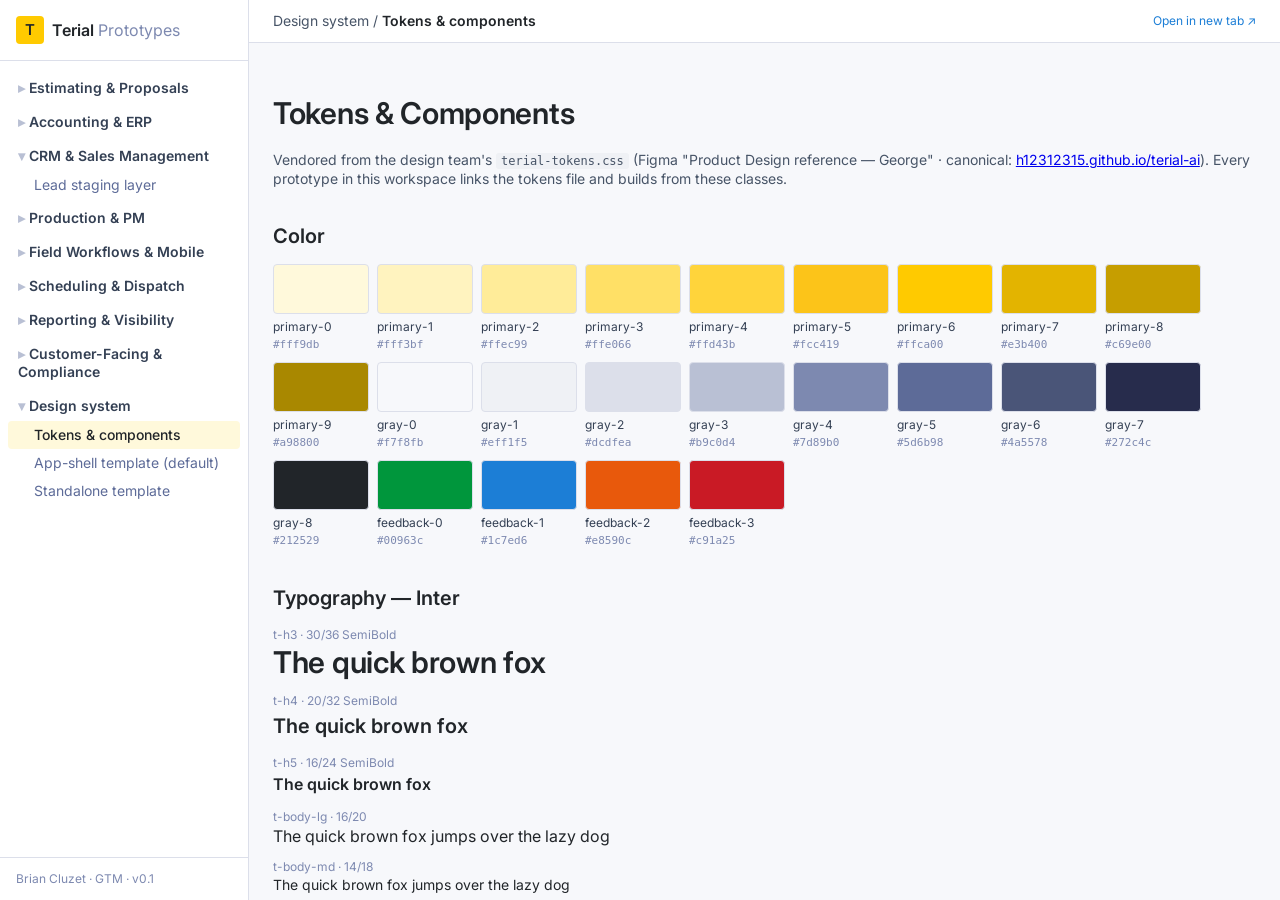
<file: index.html>
<!DOCTYPE html>
<html lang="en">
<head>
  <meta charset="utf-8" />
  <meta name="viewport" content="width=device-width, initial-scale=1" />
  <title>Terial — Prototype Workspace</title>
  <link rel="stylesheet" href="terial-tokens.css" />
  <link rel="stylesheet" href="workspace.css" />
</head>
<body>
  <div class="ws-layout">
    <aside class="ws-sidebar">
      <div class="ws-brand">
        <span class="ws-brand-mark">T</span>
        <span class="ws-brand-name">Terial <span>Prototypes</span></span>
      </div>
      <nav class="ws-nav" id="nav"></nav>
      <div class="ws-footer">Brian Cluzet · GTM · v0.1</div>
    </aside>
    <main class="ws-main">
      <div class="ws-topbar">
        <div class="ws-crumb" id="crumb">Prototypes</div>
        <a class="ws-open-tab" id="openTab" href="#" target="_blank" rel="noopener">Open in new tab ↗</a>
      </div>
      <iframe class="ws-frame" id="frame" title="Prototype view"></iframe>
    </main>
  </div>

  <script>
    /* ------------------------------------------------------------
       NAV CONFIG — the product-prototype-builder skill (#150
       Session 2) edits ONLY the block between the markers below:
       adds { title, path } entries under the matching group,
       creating the group if the Ledger category is new.
       Group names mirror knowledge/Customer_Intelligence.md
       § Product Gap Intelligence section headers.
       ------------------------------------------------------------ */
    /* NAV:START */
    const NAV = [
      { group: "Estimating & Proposals", items: [] },
      { group: "Accounting & ERP", items: [] },
      { group: "CRM & Sales Management", items: [
        { title: "Lead staging layer", path: "prototypes/lead-staging-layer.html" }
      ]},
      { group: "Production & PM", items: [] },
      { group: "Field Workflows & Mobile", items: [] },
      { group: "Scheduling & Dispatch", items: [] },
      { group: "Reporting & Visibility", items: [] },
      { group: "Customer-Facing & Compliance", items: [] },
      { group: "Design system", items: [
        { title: "Tokens & components", path: "design-system.html" },
        { title: "App-shell template (default)", path: "prototypes/_template-app.html" },
        { title: "Standalone template", path: "prototypes/_template.html" }
      ]}
    ];
    /* NAV:END */

    const DEFAULT_PAGE = "design-system.html";
    const nav = document.getElementById("nav");
    const frame = document.getElementById("frame");
    const crumb = document.getElementById("crumb");
    const openTab = document.getElementById("openTab");

    function titleFor(path) {
      for (const g of NAV) {
        const hit = (g.items || []).find(i => i.path === path);
        if (hit) return { group: g.group, title: hit.title };
      }
      return { group: "Prototypes", title: path };
    }

    function render() {
      nav.innerHTML = "";
      const current = location.hash.replace(/^#\//, "") || DEFAULT_PAGE;
      NAV.forEach(g => {
        const d = document.createElement("details");
        const hasCurrent = (g.items || []).some(i => i.path === current);
        d.open = hasCurrent || (g.items || []).length > 0;
        const s = document.createElement("summary");
        s.textContent = g.group;
        d.appendChild(s);
        if (!g.items || g.items.length === 0) {
          const e = document.createElement("div");
          e.className = "ws-nav-empty";
          e.textContent = "none yet";
          d.appendChild(e);
        } else {
          g.items.forEach(i => {
            const a = document.createElement("a");
            a.href = "#/" + i.path;
            a.textContent = i.title;
            if (i.path === current) a.className = "is-active";
            d.appendChild(a);
          });
        }
        nav.appendChild(d);
      });
    }

    function load() {
      const path = location.hash.replace(/^#\//, "") || DEFAULT_PAGE;
      frame.src = path;
      openTab.href = path;
      const t = titleFor(path);
      crumb.innerHTML = t.group + " / <strong>" + t.title + "</strong>";
      render();
    }

    window.addEventListener("hashchange", load);
    load();
  </script>
</body>
</html>
</file>
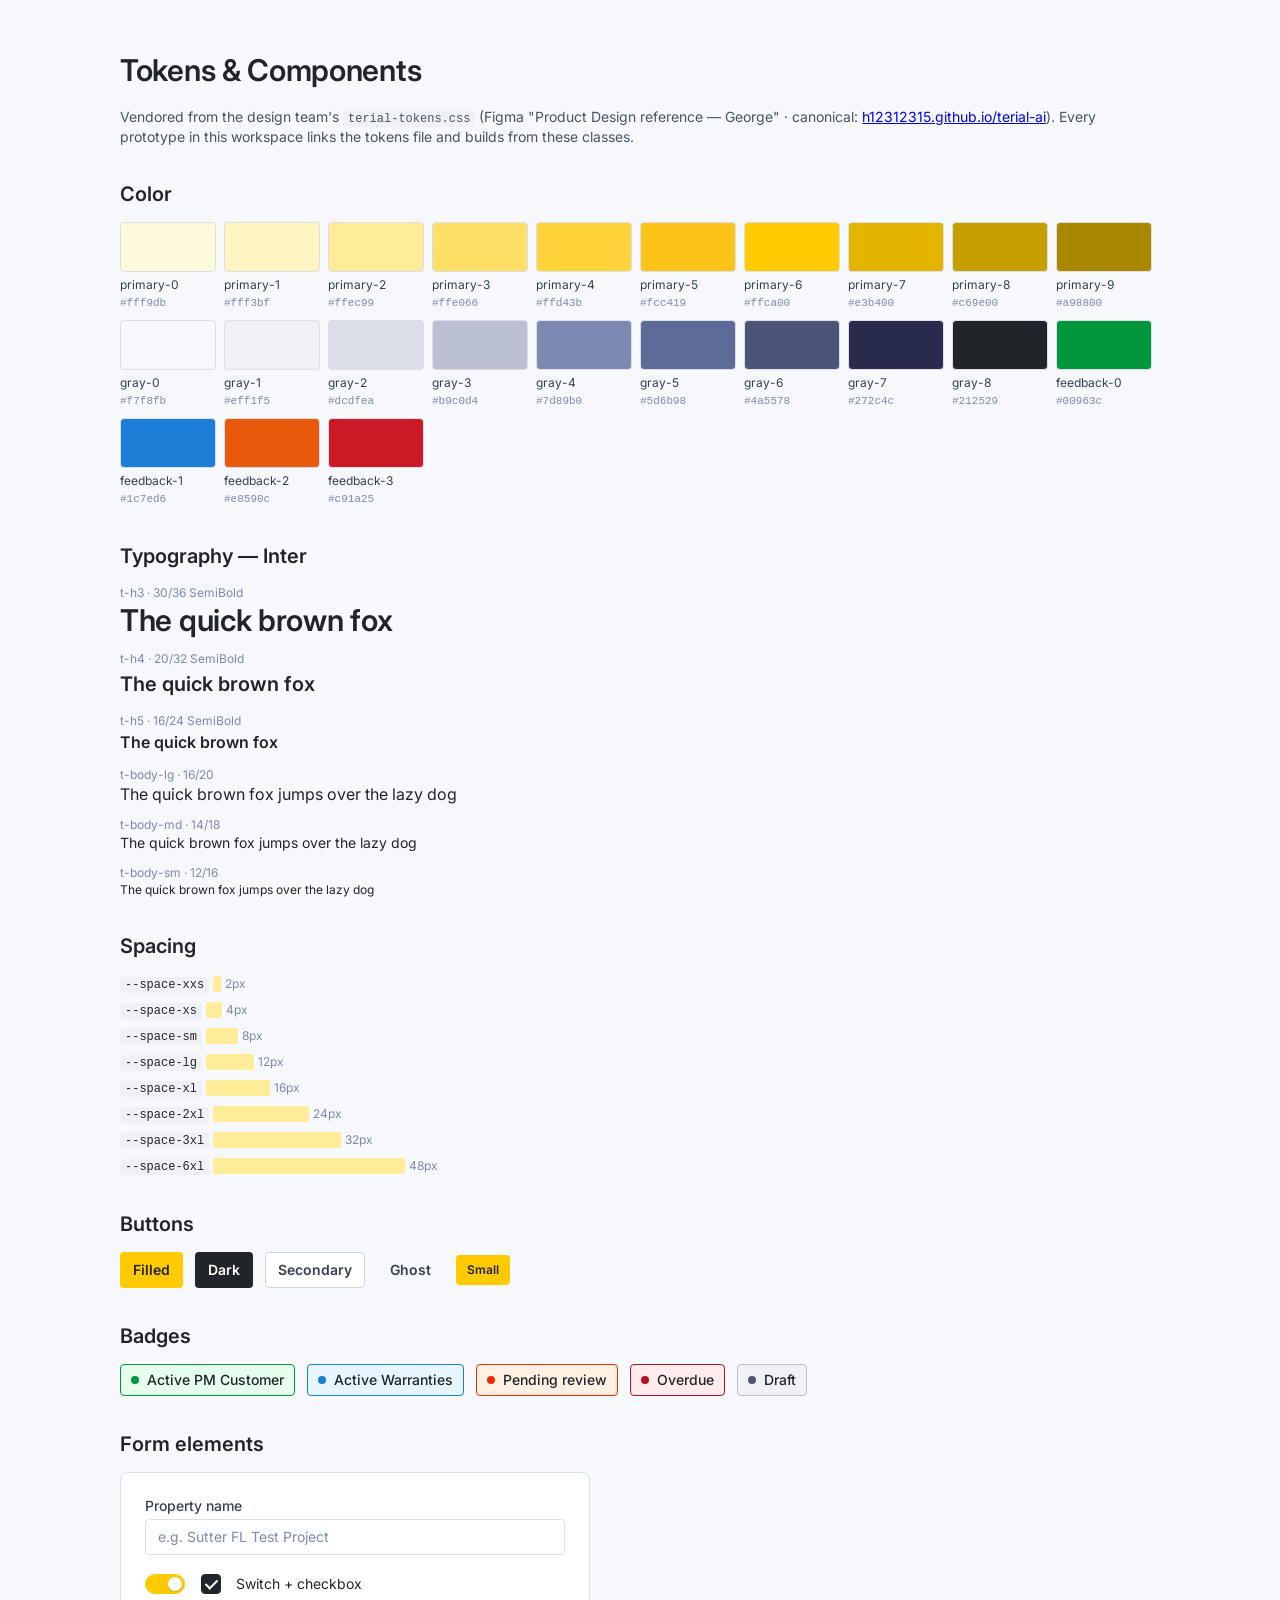
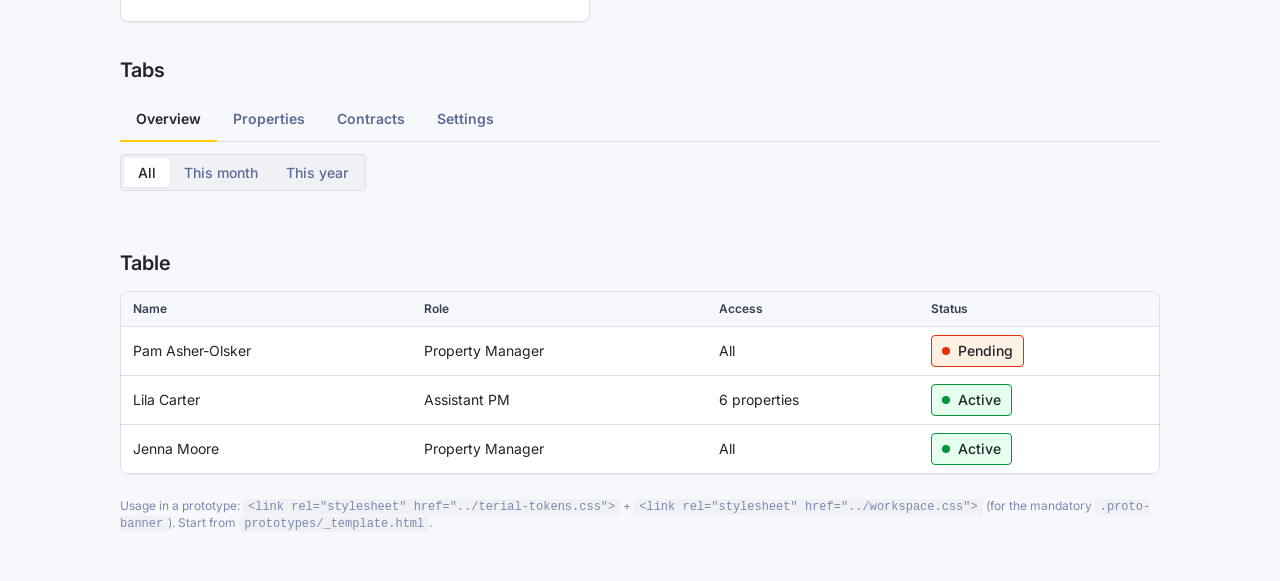
<file: design-system.html>
<!DOCTYPE html>
<html lang="en">
<head>
  <meta charset="utf-8" />
  <meta name="viewport" content="width=device-width, initial-scale=1" />
  <title>Terial — Tokens & Components</title>
  <link rel="stylesheet" href="terial-tokens.css" />
  <link rel="stylesheet" href="workspace.css" />
  <style>
    .swatches { display: flex; flex-wrap: wrap; gap: var(--space-sm); margin: var(--space-lg) 0 var(--space-2xl); }
    .swatch { width: 96px; }
    .swatch-chip { height: 48px; border-radius: var(--radius-sm); border: 1px solid var(--color-border-default); }
    .swatch-name { font-size: var(--font-body-sm-size); color: var(--color-text-secondary); margin-top: var(--space-xs); }
    .swatch-hex { font-size: 11px; color: var(--color-gray-5); font-family: ui-monospace, monospace; }
    .demo-row { display: flex; flex-wrap: wrap; gap: var(--space-lg); align-items: center; margin: var(--space-lg) 0 var(--space-2xl); }
    .section-h { margin: var(--space-3xl) 0 0; }
    .type-sample { margin: var(--space-lg) 0; }
    .type-label { font-size: var(--font-body-sm-size); color: var(--color-gray-5); }
    .space-bar { background: var(--color-primary-2); height: 16px; display: inline-block; vertical-align: middle; border-radius: 2px; }
    code { background: var(--color-gray-2); padding: 1px 5px; border-radius: 3px; font-size: 12px; }
  </style>
</head>
<body>
  <div class="proto-page">
    <h1 class="t-h3">Tokens &amp; Components</h1>
    <p class="t-body-md" style="color: var(--color-text-tertiary);">
      Vendored from the design team's <code>terial-tokens.css</code>
      (Figma "Product Design reference — George" · canonical:
      <a href="https://h12312315.github.io/terial-ai/terial-tokens.css">h12312315.github.io/terial-ai</a>).
      Every prototype in this workspace links the tokens file and builds from these classes.
    </p>

    <h2 class="t-h4 section-h">Color</h2>
    <div id="swatches" class="swatches"></div>

    <h2 class="t-h4 section-h">Typography — Inter</h2>
    <div class="type-sample"><div class="type-label">t-h3 · 30/36 SemiBold</div><div class="t-h3">The quick brown fox</div></div>
    <div class="type-sample"><div class="type-label">t-h4 · 20/32 SemiBold</div><div class="t-h4">The quick brown fox</div></div>
    <div class="type-sample"><div class="type-label">t-h5 · 16/24 SemiBold</div><div class="t-h5">The quick brown fox</div></div>
    <div class="type-sample"><div class="type-label">t-body-lg · 16/20</div><div class="t-body-lg">The quick brown fox jumps over the lazy dog</div></div>
    <div class="type-sample"><div class="type-label">t-body-md · 14/18</div><div class="t-body-md">The quick brown fox jumps over the lazy dog</div></div>
    <div class="type-sample"><div class="type-label">t-body-sm · 12/16</div><div class="t-body-sm">The quick brown fox jumps over the lazy dog</div></div>

    <h2 class="t-h4 section-h">Spacing</h2>
    <div id="spacing" style="margin: var(--space-lg) 0 var(--space-2xl);"></div>

    <h2 class="t-h4 section-h">Buttons</h2>
    <div class="demo-row">
      <button class="btn btn-primary">Filled</button>
      <button class="btn btn-dark">Dark</button>
      <button class="btn btn-secondary">Secondary</button>
      <button class="btn btn-ghost">Ghost</button>
      <button class="btn btn-primary btn-sm">Small</button>
    </div>

    <h2 class="t-h4 section-h">Badges</h2>
    <div class="demo-row">
      <span class="badge badge-green"><span>Active PM Customer</span></span>
      <span class="badge badge-blue"><span>Active Warranties</span></span>
      <span class="badge badge-orange"><span>Pending review</span></span>
      <span class="badge badge-red"><span>Overdue</span></span>
      <span class="badge badge-gray"><span>Draft</span></span>
    </div>

    <h2 class="t-h4 section-h">Form elements</h2>
    <div class="card card-padded" style="max-width: 420px; margin: var(--space-lg) 0 var(--space-2xl);">
      <label class="label" for="ds-name">Property name</label>
      <input class="input" id="ds-name" placeholder="e.g. Sutter FL Test Project" />
      <div style="height: var(--space-xl);"></div>
      <div class="demo-row" style="margin: 0;">
        <label class="switch"><input type="checkbox" checked /><span class="switch-track"></span><span class="switch-thumb"></span></label>
        <input type="checkbox" class="checkbox" checked />
        <span class="t-body-md">Switch + checkbox</span>
      </div>
    </div>

    <h2 class="t-h4 section-h">Tabs</h2>
    <div class="tabs" style="margin: var(--space-lg) 0;">
      <button class="tab is-active">Overview</button>
      <button class="tab">Properties</button>
      <button class="tab">Contracts</button>
      <button class="tab">Settings</button>
    </div>
    <div class="tab-box" style="margin-bottom: var(--space-2xl);">
      <button class="tab-box-item is-active">All</button>
      <button class="tab-box-item">This month</button>
      <button class="tab-box-item">This year</button>
    </div>

    <h2 class="t-h4 section-h">Table</h2>
    <div class="card" style="margin: var(--space-lg) 0 var(--space-2xl); overflow: hidden;">
      <table class="table">
        <thead><tr><th>Name</th><th>Role</th><th>Access</th><th>Status</th></tr></thead>
        <tbody>
          <tr><td>Pam Asher-Olsker</td><td>Property Manager</td><td>All</td><td><span class="badge badge-orange"><span>Pending</span></span></td></tr>
          <tr><td>Lila Carter</td><td>Assistant PM</td><td>6 properties</td><td><span class="badge badge-green"><span>Active</span></span></td></tr>
          <tr><td>Jenna Moore</td><td>Property Manager</td><td>All</td><td><span class="badge badge-green"><span>Active</span></span></td></tr>
        </tbody>
      </table>
    </div>

    <p class="t-body-sm" style="color: var(--color-gray-5);">
      Usage in a prototype: <code>&lt;link rel="stylesheet" href="../terial-tokens.css"&gt;</code> +
      <code>&lt;link rel="stylesheet" href="../workspace.css"&gt;</code> (for the mandatory
      <code>.proto-banner</code>). Start from <code>prototypes/_template.html</code>.
    </p>
  </div>

  <script>
    const SCALES = {
      "primary (yellow)": ["#fff9db","#fff3bf","#ffec99","#ffe066","#ffd43b","#fcc419","#ffca00","#e3b400","#c69e00","#a98800"],
      "gray": ["#f7f8fb","#eff1f5","#dcdfea","#b9c0d4","#7d89b0","#5d6b98","#4a5578","#272c4c","#212529"],
      "feedback": ["#00963c","#1c7ed6","#e8590c","#c91a25"]
    };
    const sw = document.getElementById("swatches");
    Object.entries(SCALES).forEach(([name, hexes]) => {
      hexes.forEach((hex, i) => {
        const d = document.createElement("div");
        d.className = "swatch";
        d.innerHTML = '<div class="swatch-chip" style="background:' + hex + '"></div>' +
          '<div class="swatch-name">' + name.split(" ")[0] + '-' + i + '</div>' +
          '<div class="swatch-hex">' + hex + '</div>';
        sw.appendChild(d);
      });
    });
    const SPACES = [["xxs",2],["xs",4],["sm",8],["lg",12],["xl",16],["2xl",24],["3xl",32],["6xl",48]];
    const sp = document.getElementById("spacing");
    SPACES.forEach(([n, px]) => {
      const r = document.createElement("div");
      r.style.margin = "6px 0";
      r.innerHTML = '<code>--space-' + n + '</code> <span class="space-bar" style="width:' + (px * 4) + 'px"></span> <span class="t-body-sm" style="color: var(--color-gray-5);">' + px + 'px</span>';
      sp.appendChild(r);
    });
  </script>
</body>
</html>
</file>
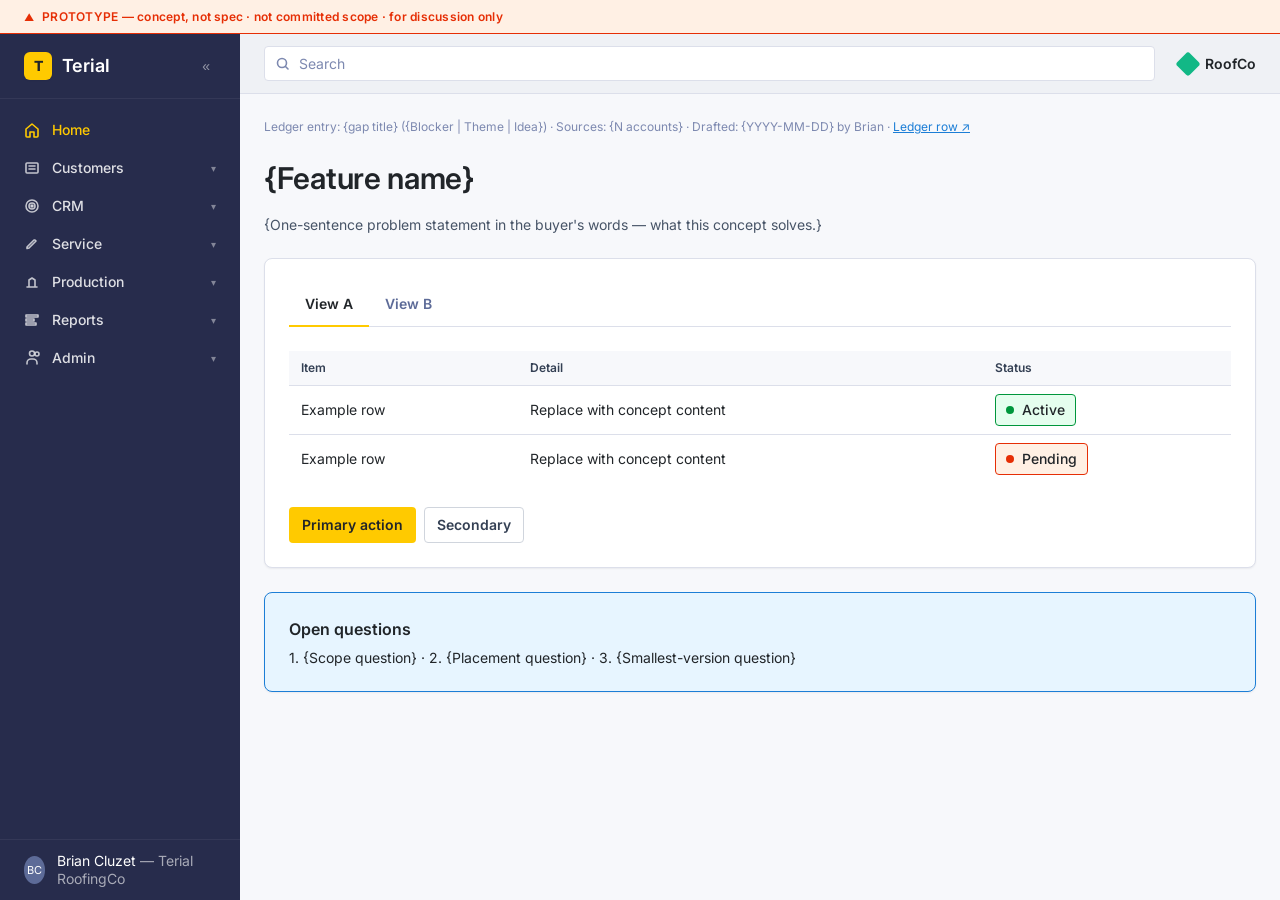
<file: prototypes/_template-app.html>
<!DOCTYPE html>
<html lang="en">
<head>
  <meta charset="utf-8" />
  <meta name="viewport" content="width=device-width, initial-scale=1" />
  <!-- ============================================================
       _template-app.html — APP-SHELL prototype template.
       DEFAULT for product-screen concepts: the concept renders
       inside the full Terial app chrome (dark sidebar + topbar +
       omnisearch), vendored from George's canon at
       h12312315.github.io/terial-ai (see appshell.css/appshell.js,
       vendored 2026-07-02).
       _template.html remains the template for standalone NON-screen
       concepts (flows, architecture diagrams, card-style pages).
       Persona: RoofCo demo environment (Terial's own demo customer).
       Uses ../appshell.css instead of ../workspace.css — the
       mandatory .proto-banner style is copied into appshell.css.
       ============================================================ -->
  <!-- TITLE: {Feature name} -->
  <title>Terial Prototype — App Shell Template</title>
  <link rel="stylesheet" href="../terial-tokens.css" />
  <link rel="stylesheet" href="../appshell.css" />
  <script src="../appshell.js" defer></script>
</head>
<body>

  <!-- MANDATORY on every prototype. Hard rule (#150): prevents a
       concept sketch being read as committed scope. Do not remove. -->
  <div class="proto-banner">PROTOTYPE — concept, not spec · not committed scope · for discussion only</div>

  <!-- ============================================================ -->
  <!-- App sidebar — George's markup verbatim (crm-ai-1 + the      -->
  <!-- Reports section from bi-4). ACTIVE-STATE HOW-TO:            -->
  <!--   section: add class "is-section-active" to the .nav-row,   -->
  <!--     remove style="display:none" from its .nav-children,     -->
  <!--     and flip its caret to ▴                                 -->
  <!--   sub-item: add class "is-active" to the .nav-child         -->
  <!-- appshell.js makes every row with children expandable.       -->
  <!-- ============================================================ -->
  <aside class="app-sidebar">
    <div class="app-brand">
      <div class="mark">
        <div class="glyph">T</div>
        <div class="name">Terial</div>
      </div>
      <button class="collapse" title="Collapse">«</button>
    </div>

    <nav class="app-nav">
      <div class="nav-row is-section-active">
        <span class="icon"><svg viewBox="0 0 16 16"><path d="M2 7l6-5 6 5v7a1 1 0 0 1-1 1h-3v-5H6v5H3a1 1 0 0 1-1-1z"/></svg></span>
        Home
      </div>

      <div class="nav-row">
        <span class="icon"><svg viewBox="0 0 16 16"><rect x="2" y="3" width="12" height="10" rx="1"/><path d="M5 6h6M5 9h6"/></svg></span>
        Customers
        <span class="caret">▾</span>
      </div>

      <div class="nav-row" id="nav-crm-toggle">
        <span class="icon"><svg viewBox="0 0 16 16"><circle cx="8" cy="8" r="6"/><circle cx="8" cy="8" r="3"/><circle cx="8" cy="8" r="1" fill="currentColor"/></svg></span>
        CRM
        <span class="caret" id="crm-caret">▾</span>
      </div>
      <div class="nav-children" id="nav-crm-children" style="display:none;">
        <div class="nav-child">Opportunities</div>
        <div class="nav-child">Proposals</div>
        <div class="nav-child">Tasks</div>
        <div class="nav-child">Reports</div>
        <div class="nav-child">Touchpoints</div>
      </div>

      <div class="nav-row">
        <span class="icon"><svg viewBox="0 0 16 16"><path d="M11 4l1 1-7 7-2 .5L3 11l7-7z"/></svg></span>
        Service
        <span class="caret">▾</span>
      </div>
      <div class="nav-row">
        <span class="icon"><svg viewBox="0 0 16 16"><path d="M3 13h10M5 13V6l3-2 3 2v7"/></svg></span>
        Production
        <span class="caret">▾</span>
      </div>

      <div class="nav-row" id="nav-reports-toggle">
        <span class="icon"><svg viewBox="0 0 16 16"><path d="M2 3h12v2H2zM2 7h8v2H2zM2 11h10v2H2z"/></svg></span>
        Reports
        <span class="caret" id="reports-caret">▾</span>
      </div>
      <div class="nav-children" id="nav-reports-children" style="display:none;">
        <div class="nav-child">Custom reports</div>
        <div class="nav-child">Custom charts</div>
        <div class="nav-child">Custom dashboards</div>
      </div>

      <div class="nav-row" id="nav-admin-toggle">
        <span class="icon"><svg viewBox="0 0 16 16"><path d="M8 1a2.5 2.5 0 0 0 0 5 2.5 2.5 0 0 0 0-5zM3 14v-1a4 4 0 0 1 4-4h2a4 4 0 0 1 4 4v1"/><circle cx="13" cy="4" r="2"/></svg></span>
        Admin
        <span class="caret" id="admin-caret">▾</span>
      </div>
      <div class="nav-children" id="nav-admin-children" style="display:none;">
        <div class="nav-child" data-page="users">Users</div>
        <div class="nav-child" data-page="roles">Roles</div>
        <div class="nav-child" data-page="templates">Templates</div>
        <div class="nav-child" data-page="integrations">Integrations</div>
      </div>
    </nav>

    <!-- User footer — adapted from George's ("George Chang (Designer)") -->
    <div class="app-user">
      <div class="avatar">BC</div>
      <div>Brian Cluzet <span style="opacity:0.6;">— Terial RoofingCo</span></div>
    </div>
  </aside>

  <!-- ============================================================ -->
  <!-- App main -->
  <!-- ============================================================ -->
  <main class="app-main">

    <!-- Topbar — George's markup VERBATIM (global omnisearch +
         RoofCo customer logo). Demo data inside the dropdown is
         George's fictional RoofCo dataset — leave as-is. -->
    <div class="app-topbar">
      <div class="top-search" id="omnisearch-wrap">
        <svg class="search-icon" viewBox="0 0 14 14" fill="none" stroke="currentColor" stroke-width="1.6" stroke-linecap="round" stroke-linejoin="round">
          <circle cx="6" cy="6" r="4.5"/>
          <path d="M9.5 9.5L12 12"/>
        </svg>
        <button type="button" class="search-clear" id="omnisearch-clear" title="Clear search">×</button>
        <input type="text" placeholder="Search" id="omnisearch-input" autocomplete="off" />
        <div class="omnisearch-dropdown" id="omnisearch-dropdown">
          <div class="omni-recent-bar" id="omni-recent-bar">
            <span class="omni-recent-label">Recent:</span>
            <span class="omni-pill" data-keyword="toland gas"><svg viewBox="0 0 14 14" fill="none" stroke="currentColor" stroke-width="1.6" stroke-linecap="round" stroke-linejoin="round"><circle cx="6" cy="6" r="4"/><path d="M9.5 9.5L12 12"/></svg>toland gas</span>
            <span class="omni-pill" data-keyword="neuehouse"><svg viewBox="0 0 14 14" fill="none" stroke="currentColor" stroke-width="1.6" stroke-linecap="round" stroke-linejoin="round"><circle cx="6" cy="6" r="4"/><path d="M9.5 9.5L12 12"/></svg>neuehouse</span>
            <span class="omni-pill" data-keyword="preventative maintenance"><svg viewBox="0 0 14 14" fill="none" stroke="currentColor" stroke-width="1.6" stroke-linecap="round" stroke-linejoin="round"><circle cx="6" cy="6" r="4"/><path d="M9.5 9.5L12 12"/></svg>preventative maintenance</span>
            <span class="omni-pill" data-keyword="sheri li"><svg viewBox="0 0 14 14" fill="none" stroke="currentColor" stroke-width="1.6" stroke-linecap="round" stroke-linejoin="round"><circle cx="6" cy="6" r="4"/><path d="M9.5 9.5L12 12"/></svg>sheri li</span>
            <span class="omni-pill" data-keyword="sutter project"><svg viewBox="0 0 14 14" fill="none" stroke="currentColor" stroke-width="1.6" stroke-linecap="round" stroke-linejoin="round"><circle cx="6" cy="6" r="4"/><path d="M9.5 9.5L12 12"/></svg>sutter project</span>
            <span class="omni-pill" data-keyword="hebron mobil"><svg viewBox="0 0 14 14" fill="none" stroke="currentColor" stroke-width="1.6" stroke-linecap="round" stroke-linejoin="round"><circle cx="6" cy="6" r="4"/><path d="M9.5 9.5L12 12"/></svg>hebron mobil</span>
            <span class="omni-pill" data-keyword="nyc inv"><svg viewBox="0 0 14 14" fill="none" stroke="currentColor" stroke-width="1.6" stroke-linecap="round" stroke-linejoin="round"><circle cx="6" cy="6" r="4"/><path d="M9.5 9.5L12 12"/></svg>nyc inv</span>
            <span class="omni-pill" data-keyword="car dealership"><svg viewBox="0 0 14 14" fill="none" stroke="currentColor" stroke-width="1.6" stroke-linecap="round" stroke-linejoin="round"><circle cx="6" cy="6" r="4"/><path d="M9.5 9.5L12 12"/></svg>car dealership</span>
          </div>
          <div class="omnisearch-body">
          <div class="omnisearch-tabs" id="omnisearch-tabs">
            <button type="button" class="omnisearch-tab is-active" data-omni-tab="companies">
              <svg viewBox="0 0 14 14" fill="none" stroke="currentColor" stroke-width="1.5" stroke-linecap="round" stroke-linejoin="round"><rect x="2" y="3" width="10" height="9"/><path d="M4 6h2M4 8h2M8 6h2M8 8h2M6 12v-2h2v2"/></svg>
              Companies
            </button>
            <button type="button" class="omnisearch-tab" data-omni-tab="contacts">
              <svg viewBox="0 0 14 14" fill="none" stroke="currentColor" stroke-width="1.5" stroke-linecap="round" stroke-linejoin="round"><circle cx="7" cy="5" r="2.5"/><path d="M2.5 12c.8-2.2 2.6-3.3 4.5-3.3s3.7 1.1 4.5 3.3"/></svg>
              Contacts
            </button>
            <button type="button" class="omnisearch-tab" data-omni-tab="properties">
              <svg viewBox="0 0 14 14" fill="none" stroke="currentColor" stroke-width="1.5" stroke-linecap="round" stroke-linejoin="round"><path d="M2 12V6l5-3 5 3v6"/><path d="M5 12V8h4v4"/></svg>
              Properties
            </button>
            <button type="button" class="omnisearch-tab" data-omni-tab="opportunities">
              <svg viewBox="0 0 14 14" fill="none" stroke="currentColor" stroke-width="1.5" stroke-linecap="round" stroke-linejoin="round"><circle cx="7" cy="7" r="5.5"/><circle cx="7" cy="7" r="3"/><circle cx="7" cy="7" r="0.8" fill="currentColor"/></svg>
              CRM Opportunities
            </button>
            <button type="button" class="omnisearch-tab" data-omni-tab="tickets">
              <svg viewBox="0 0 14 14" fill="none" stroke="currentColor" stroke-width="1.5" stroke-linecap="round" stroke-linejoin="round"><path d="M2 5a1 1 0 0 1 1-1h8a1 1 0 0 1 1 1v1a1 1 0 0 0 0 2v1a1 1 0 0 1-1 1H3a1 1 0 0 1-1-1V8a1 1 0 0 0 0-2V5z"/></svg>
              Tickets
            </button>
            <button type="button" class="omnisearch-tab" data-omni-tab="projects">
              <svg viewBox="0 0 14 14" fill="none" stroke="currentColor" stroke-width="1.5" stroke-linecap="round" stroke-linejoin="round"><path d="M2 4h10v8H2z"/><path d="M5 4V2h4v2"/></svg>
              Projects
            </button>
            <button type="button" class="omnisearch-tab" data-omni-tab="invoices">
              <svg viewBox="0 0 14 14" fill="none" stroke="currentColor" stroke-width="1.5" stroke-linecap="round" stroke-linejoin="round"><path d="M3 2h8v10l-2-1-2 1-2-1-2 1V2z"/></svg>
              Invoices
            </button>
          </div>
          <div class="omnisearch-panels" id="omnisearch-panels">
            <div class="omni-loading">
              <div class="omni-spinner"></div>
              <div>Loading...</div>
            </div>
            <!-- Companies -->
            <div class="omni-panel is-active" data-omni-panel="companies">
              <div class="omni-header-row">
                <div class="omni-col-header">Companies <a class="view-all">(view all)</a></div>
                <a class="omni-new">+ New Company</a>
              </div>
              <div class="omni-item">
                <div class="omni-title"><svg class="omni-icon" viewBox="0 0 14 14" fill="none" stroke="currentColor" stroke-width="1.4" stroke-linecap="round" stroke-linejoin="round"><rect x="2" y="3" width="10" height="9"/><path d="M4 6h2M4 8h2M8 6h2M8 8h2M6 12v-2h2v2"/></svg>Toland Gas Stations</div>
                <div class="omni-sub">840 Middle Tpke E, Manchester, CT, 06040</div>
              </div>
              <div class="omni-item">
                <div class="omni-title"><svg class="omni-icon" viewBox="0 0 14 14" fill="none" stroke="currentColor" stroke-width="1.4" stroke-linecap="round" stroke-linejoin="round"><rect x="2" y="3" width="10" height="9"/><path d="M4 6h2M4 8h2M8 6h2M8 8h2M6 12v-2h2v2"/></svg>Mega Property Manager</div>
                <div class="omni-sub">628 Hebron Ave, Floor 1, Glastonbury, CT, 06103</div>
              </div>
              <div class="omni-item">
                <div class="omni-title"><svg class="omni-icon" viewBox="0 0 14 14" fill="none" stroke="currentColor" stroke-width="1.4" stroke-linecap="round" stroke-linejoin="round"><rect x="2" y="3" width="10" height="9"/><path d="M4 6h2M4 8h2M8 6h2M8 8h2M6 12v-2h2v2"/></svg>New Hampshire Department of Education</div>
                <div class="omni-sub">25 Hall Street, Concord, NH, 03301</div>
              </div>
              <div class="omni-item">
                <div class="omni-title"><svg class="omni-icon" viewBox="0 0 14 14" fill="none" stroke="currentColor" stroke-width="1.4" stroke-linecap="round" stroke-linejoin="round"><rect x="2" y="3" width="10" height="9"/><path d="M4 6h2M4 8h2M8 6h2M8 8h2M6 12v-2h2v2"/></svg>Giza Tours Inc</div>
              </div>
              <div class="omni-item">
                <div class="omni-title"><svg class="omni-icon" viewBox="0 0 14 14" fill="none" stroke="currentColor" stroke-width="1.4" stroke-linecap="round" stroke-linejoin="round"><rect x="2" y="3" width="10" height="9"/><path d="M4 6h2M4 8h2M8 6h2M8 8h2M6 12v-2h2v2"/></svg>Car Dealerships of Central CT</div>
                <div class="omni-sub">351 Farmington Ave, Hartford, CT, 06105</div>
              </div>
              <div class="omni-item">
                <div class="omni-title"><svg class="omni-icon" viewBox="0 0 14 14" fill="none" stroke="currentColor" stroke-width="1.4" stroke-linecap="round" stroke-linejoin="round"><rect x="2" y="3" width="10" height="9"/><path d="M4 6h2M4 8h2M8 6h2M8 8h2M6 12v-2h2v2"/></svg>CT Storage Units</div>
                <div class="omni-sub">440 Asylum St, Hartford, CT, 06103</div>
              </div>
              <div class="omni-item">
                <div class="omni-title"><svg class="omni-icon" viewBox="0 0 14 14" fill="none" stroke="currentColor" stroke-width="1.4" stroke-linecap="round" stroke-linejoin="round"><rect x="2" y="3" width="10" height="9"/><path d="M4 6h2M4 8h2M8 6h2M8 8h2M6 12v-2h2v2"/></svg>Neuehouse Union Square</div>
                <div class="omni-sub">Neuehouse Union Square, New York, NY</div>
              </div>
              <div class="omni-item">
                <div class="omni-title"><svg class="omni-icon" viewBox="0 0 14 14" fill="none" stroke="currentColor" stroke-width="1.4" stroke-linecap="round" stroke-linejoin="round"><rect x="2" y="3" width="10" height="9"/><path d="M4 6h2M4 8h2M8 6h2M8 8h2M6 12v-2h2v2"/></svg>Bloomfield EZ Self Storage</div>
                <div class="omni-sub">120 Blue Hills Ave, Bloomfield, CT, 06002</div>
              </div>
              <div class="omni-item">
                <div class="omni-title"><svg class="omni-icon" viewBox="0 0 14 14" fill="none" stroke="currentColor" stroke-width="1.4" stroke-linecap="round" stroke-linejoin="round"><rect x="2" y="3" width="10" height="9"/><path d="M4 6h2M4 8h2M8 6h2M8 8h2M6 12v-2h2v2"/></svg>Domain Properties</div>
                <div class="omni-sub">1133 Manhattan Ave, New York, NY, 10005</div>
              </div>
              <div class="omni-item">
                <div class="omni-title"><svg class="omni-icon" viewBox="0 0 14 14" fill="none" stroke="currentColor" stroke-width="1.4" stroke-linecap="round" stroke-linejoin="round"><rect x="2" y="3" width="10" height="9"/><path d="M4 6h2M4 8h2M8 6h2M8 8h2M6 12v-2h2v2"/></svg>ABC Architectural Builders</div>
                <div class="omni-sub">45 Tradeshow Blvd, Stamford, CT, 06902</div>
              </div>
            </div>

            <!-- Contacts -->
            <div class="omni-panel" data-omni-panel="contacts">
              <div class="omni-header-row">
                <div class="omni-col-header">Contacts <a class="view-all">(view all)</a></div>
                <a class="omni-new">+ New Contact</a>
              </div>
              <div class="omni-item">
                <div class="omni-title"><svg class="omni-icon" viewBox="0 0 14 14" fill="none" stroke="currentColor" stroke-width="1.4" stroke-linecap="round" stroke-linejoin="round"><circle cx="7" cy="5" r="2.5"/><path d="M2.5 12c.8-2.2 2.6-3.3 4.5-3.3s3.7 1.1 4.5 3.3"/></svg>Sheri Li <span class="omni-meta-inline">Facilities</span></div>
                <div class="omni-sub">Toland Gas Stations · sheri.li@tolland-gas.com · 860-228-8000</div>
              </div>
              <div class="omni-item">
                <div class="omni-title"><svg class="omni-icon" viewBox="0 0 14 14" fill="none" stroke="currentColor" stroke-width="1.4" stroke-linecap="round" stroke-linejoin="round"><circle cx="7" cy="5" r="2.5"/><path d="M2.5 12c.8-2.2 2.6-3.3 4.5-3.3s3.7 1.1 4.5 3.3"/></svg>Julia Ricklis <span class="omni-meta-inline">Facilities</span></div>
                <div class="omni-sub">Toland Gas Stations · julia.ricklis@tolland-gas.com · 860-365-5000</div>
              </div>
              <div class="omni-item">
                <div class="omni-title"><svg class="omni-icon" viewBox="0 0 14 14" fill="none" stroke="currentColor" stroke-width="1.4" stroke-linecap="round" stroke-linejoin="round"><circle cx="7" cy="5" r="2.5"/><path d="M2.5 12c.8-2.2 2.6-3.3 4.5-3.3s3.7 1.1 4.5 3.3"/></svg>Pat Propmanager <span class="omni-meta-inline">Property Manager</span></div>
                <div class="omni-sub">Mega Property Manager · pat.propmanager@mega-property.com · 860-555-5555</div>
              </div>
              <div class="omni-item">
                <div class="omni-title"><svg class="omni-icon" viewBox="0 0 14 14" fill="none" stroke="currentColor" stroke-width="1.4" stroke-linecap="round" stroke-linejoin="round"><circle cx="7" cy="5" r="2.5"/><path d="M2.5 12c.8-2.2 2.6-3.3 4.5-3.3s3.7 1.1 4.5 3.3"/></svg>David Smith <span class="omni-meta-inline">Property Manager</span></div>
                <div class="omni-sub">New Hampshire Department of Education · david@nh.edu.gov · 603-123-4567</div>
              </div>
              <div class="omni-item">
                <div class="omni-title"><svg class="omni-icon" viewBox="0 0 14 14" fill="none" stroke="currentColor" stroke-width="1.4" stroke-linecap="round" stroke-linejoin="round"><circle cx="7" cy="5" r="2.5"/><path d="M2.5 12c.8-2.2 2.6-3.3 4.5-3.3s3.7 1.1 4.5 3.3"/></svg>Abdul Bazaar <span class="omni-meta-inline">Tour Guide</span></div>
                <div class="omni-sub">Giza Tours Inc</div>
              </div>
              <div class="omni-item">
                <div class="omni-title"><svg class="omni-icon" viewBox="0 0 14 14" fill="none" stroke="currentColor" stroke-width="1.4" stroke-linecap="round" stroke-linejoin="round"><circle cx="7" cy="5" r="2.5"/><path d="M2.5 12c.8-2.2 2.6-3.3 4.5-3.3s3.7 1.1 4.5 3.3"/></svg>Michael Anderson <span class="omni-meta-inline">Property Manager</span></div>
                <div class="omni-sub">ABC Architectural Builders · m.anderson@abc-arch.com</div>
              </div>
              <div class="omni-item">
                <div class="omni-title"><svg class="omni-icon" viewBox="0 0 14 14" fill="none" stroke="currentColor" stroke-width="1.4" stroke-linecap="round" stroke-linejoin="round"><circle cx="7" cy="5" r="2.5"/><path d="M2.5 12c.8-2.2 2.6-3.3 4.5-3.3s3.7 1.1 4.5 3.3"/></svg>Theo Weller <span class="omni-meta-inline">Operations Lead</span></div>
                <div class="omni-sub">Madison Properties LLC</div>
              </div>
              <div class="omni-item">
                <div class="omni-title"><svg class="omni-icon" viewBox="0 0 14 14" fill="none" stroke="currentColor" stroke-width="1.4" stroke-linecap="round" stroke-linejoin="round"><circle cx="7" cy="5" r="2.5"/><path d="M2.5 12c.8-2.2 2.6-3.3 4.5-3.3s3.7 1.1 4.5 3.3"/></svg>Aaron Weinstein <span class="omni-meta-inline">Account Rep</span></div>
                <div class="omni-sub">Terial · aaron@terial.com</div>
              </div>
              <div class="omni-item">
                <div class="omni-title"><svg class="omni-icon" viewBox="0 0 14 14" fill="none" stroke="currentColor" stroke-width="1.4" stroke-linecap="round" stroke-linejoin="round"><circle cx="7" cy="5" r="2.5"/><path d="M2.5 12c.8-2.2 2.6-3.3 4.5-3.3s3.7 1.1 4.5 3.3"/></svg>Karl Mills <span class="omni-meta-inline">Facilities Admin</span></div>
                <div class="omni-sub">New York City Building Management</div>
              </div>
              <div class="omni-item">
                <div class="omni-title"><svg class="omni-icon" viewBox="0 0 14 14" fill="none" stroke="currentColor" stroke-width="1.4" stroke-linecap="round" stroke-linejoin="round"><circle cx="7" cy="5" r="2.5"/><path d="M2.5 12c.8-2.2 2.6-3.3 4.5-3.3s3.7 1.1 4.5 3.3"/></svg>Valeriia Kovalenko <span class="omni-meta-inline">Account Rep</span></div>
                <div class="omni-sub">Toland Gas Stations</div>
              </div>
            </div>

            <!-- Properties -->
            <div class="omni-panel" data-omni-panel="properties">
              <div class="omni-header-row">
                <div class="omni-col-header">Properties <a class="view-all">(view all)</a></div>
                <a class="omni-new">+ New Property</a>
              </div>
              <div class="omni-item">
                <div class="omni-title"><svg class="omni-icon" viewBox="0 0 14 14" fill="none" stroke="currentColor" stroke-width="1.4" stroke-linecap="round" stroke-linejoin="round"><path d="M2 12V6l5-3 5 3v6"/><path d="M5 12V8h4v4"/></svg>Hebron Mobil Station</div>
                <div class="omni-sub">Toland Gas Stations · 70 Main St, Hebron, CT, 06248</div>
              </div>
              <div class="omni-item">
                <div class="omni-title"><svg class="omni-icon" viewBox="0 0 14 14" fill="none" stroke="currentColor" stroke-width="1.4" stroke-linecap="round" stroke-linejoin="round"><path d="M2 12V6l5-3 5 3v6"/><path d="M5 12V8h4v4"/></svg>Marlborough Citgo</div>
                <div class="omni-sub">Toland Gas Stations · 394 N Main St, Marlborough, CT, 06447</div>
              </div>
              <div class="omni-item">
                <div class="omni-title"><svg class="omni-icon" viewBox="0 0 14 14" fill="none" stroke="currentColor" stroke-width="1.4" stroke-linecap="round" stroke-linejoin="round"><path d="M2 12V6l5-3 5 3v6"/><path d="M5 12V8h4v4"/></svg>ConVal Regional High School</div>
                <div class="omni-sub">New Hampshire Department of Education · 184 Hancock Road, Peterborough, NH, 03458</div>
              </div>
              <div class="omni-item">
                <div class="omni-title"><svg class="omni-icon" viewBox="0 0 14 14" fill="none" stroke="currentColor" stroke-width="1.4" stroke-linecap="round" stroke-linejoin="round"><path d="M2 12V6l5-3 5 3v6"/><path d="M5 12V8h4v4"/></svg>Conant High School</div>
                <div class="omni-sub">New Hampshire Department of Education · 3 Conant Way, Jaffrey, NH, 03452</div>
              </div>
              <div class="omni-item">
                <div class="omni-title"><svg class="omni-icon" viewBox="0 0 14 14" fill="none" stroke="currentColor" stroke-width="1.4" stroke-linecap="round" stroke-linejoin="round"><path d="M2 12V6l5-3 5 3v6"/><path d="M5 12V8h4v4"/></svg>Great Pyramids <span class="omni-meta-inline">Giza Tours Inc</span></div>
                <div class="omni-sub">Giza Governorate, Cairo, Egypt</div>
              </div>
              <div class="omni-item">
                <div class="omni-title"><svg class="omni-icon" viewBox="0 0 14 14" fill="none" stroke="currentColor" stroke-width="1.4" stroke-linecap="round" stroke-linejoin="round"><path d="M2 12V6l5-3 5 3v6"/><path d="M5 12V8h4v4"/></svg>Hartford CarMax</div>
                <div class="omni-sub">Car Dealerships of Central CT</div>
              </div>
              <div class="omni-item">
                <div class="omni-title"><svg class="omni-icon" viewBox="0 0 14 14" fill="none" stroke="currentColor" stroke-width="1.4" stroke-linecap="round" stroke-linejoin="round"><path d="M2 12V6l5-3 5 3v6"/><path d="M5 12V8h4v4"/></svg>Madison Square Garden</div>
                <div class="omni-sub">Madison Properties LLC · 4 Pennsylvania Plaza, New York, NY</div>
              </div>
              <div class="omni-item">
                <div class="omni-title"><svg class="omni-icon" viewBox="0 0 14 14" fill="none" stroke="currentColor" stroke-width="1.4" stroke-linecap="round" stroke-linejoin="round"><path d="M2 12V6l5-3 5 3v6"/><path d="M5 12V8h4v4"/></svg>Burger Barn #1</div>
                <div class="omni-sub">540 Main St, Hartford, CT</div>
              </div>
              <div class="omni-item">
                <div class="omni-title"><svg class="omni-icon" viewBox="0 0 14 14" fill="none" stroke="currentColor" stroke-width="1.4" stroke-linecap="round" stroke-linejoin="round"><path d="M2 12V6l5-3 5 3v6"/><path d="M5 12V8h4v4"/></svg>Bloomfield EZ Self Storage</div>
                <div class="omni-sub">120 Blue Hills Ave, Bloomfield, CT, 06002</div>
              </div>
              <div class="omni-item">
                <div class="omni-title"><svg class="omni-icon" viewBox="0 0 14 14" fill="none" stroke="currentColor" stroke-width="1.4" stroke-linecap="round" stroke-linejoin="round"><path d="M2 12V6l5-3 5 3v6"/><path d="M5 12V8h4v4"/></svg>1133 Manhattan</div>
                <div class="omni-sub">Domain Properties · New York, NY</div>
              </div>
            </div>

            <!-- CRM Opportunities -->
            <div class="omni-panel" data-omni-panel="opportunities">
              <div class="omni-header-row">
                <div class="omni-col-header">CRM Opportunities <a class="view-all">(view all)</a></div>
                <a class="omni-new">+ New Opportunity</a>
              </div>
              <div class="omni-item">
                <div class="omni-title"><svg class="omni-icon" viewBox="0 0 14 14" fill="none" stroke="currentColor" stroke-width="1.4" stroke-linecap="round" stroke-linejoin="round"><circle cx="7" cy="7" r="5.5"/><circle cx="7" cy="7" r="3"/><circle cx="7" cy="7" r="0.8" fill="currentColor"/></svg>Test</div>
              </div>
              <div class="omni-item">
                <div class="omni-title"><svg class="omni-icon" viewBox="0 0 14 14" fill="none" stroke="currentColor" stroke-width="1.4" stroke-linecap="round" stroke-linejoin="round"><circle cx="7" cy="7" r="5.5"/><circle cx="7" cy="7" r="3"/><circle cx="7" cy="7" r="0.8" fill="currentColor"/></svg>Neuehouse - New Con</div>
                <div class="omni-sub">Neuehouse Union Square</div>
              </div>
              <div class="omni-item">
                <div class="omni-title"><svg class="omni-icon" viewBox="0 0 14 14" fill="none" stroke="currentColor" stroke-width="1.4" stroke-linecap="round" stroke-linejoin="round"><circle cx="7" cy="7" r="5.5"/><circle cx="7" cy="7" r="3"/><circle cx="7" cy="7" r="0.8" fill="currentColor"/></svg>test 1 <span class="omni-meta-inline">Car Dealerships of Central CT</span></div>
              </div>
              <div class="omni-item">
                <div class="omni-title"><svg class="omni-icon" viewBox="0 0 14 14" fill="none" stroke="currentColor" stroke-width="1.4" stroke-linecap="round" stroke-linejoin="round"><circle cx="7" cy="7" r="5.5"/><circle cx="7" cy="7" r="3"/><circle cx="7" cy="7" r="0.8" fill="currentColor"/></svg>1133 Manhattan - Section 4 re-roof</div>
                <div class="omni-sub">Domain Properties</div>
              </div>
              <div class="omni-item">
                <div class="omni-title"><svg class="omni-icon" viewBox="0 0 14 14" fill="none" stroke="currentColor" stroke-width="1.4" stroke-linecap="round" stroke-linejoin="round"><circle cx="7" cy="7" r="5.5"/><circle cx="7" cy="7" r="3"/><circle cx="7" cy="7" r="0.8" fill="currentColor"/></svg>Terial HQ</div>
                <div class="omni-sub">$1,000,000.00</div>
              </div>
              <div class="omni-item">
                <div class="omni-title"><svg class="omni-icon" viewBox="0 0 14 14" fill="none" stroke="currentColor" stroke-width="1.4" stroke-linecap="round" stroke-linejoin="round"><circle cx="7" cy="7" r="5.5"/><circle cx="7" cy="7" r="3"/><circle cx="7" cy="7" r="0.8" fill="currentColor"/></svg>Test <span class="omni-meta-inline">CT Storage Units</span></div>
              </div>
              <div class="omni-item">
                <div class="omni-title"><svg class="omni-icon" viewBox="0 0 14 14" fill="none" stroke="currentColor" stroke-width="1.4" stroke-linecap="round" stroke-linejoin="round"><circle cx="7" cy="7" r="5.5"/><circle cx="7" cy="7" r="3"/><circle cx="7" cy="7" r="0.8" fill="currentColor"/></svg>Documents test</div>
              </div>
              <div class="omni-item">
                <div class="omni-title"><svg class="omni-icon" viewBox="0 0 14 14" fill="none" stroke="currentColor" stroke-width="1.4" stroke-linecap="round" stroke-linejoin="round"><circle cx="7" cy="7" r="5.5"/><circle cx="7" cy="7" r="3"/><circle cx="7" cy="7" r="0.8" fill="currentColor"/></svg>Isaac Newton</div>
                <div class="omni-sub">$120,000.00</div>
              </div>
              <div class="omni-item">
                <div class="omni-title"><svg class="omni-icon" viewBox="0 0 14 14" fill="none" stroke="currentColor" stroke-width="1.4" stroke-linecap="round" stroke-linejoin="round"><circle cx="7" cy="7" r="5.5"/><circle cx="7" cy="7" r="3"/><circle cx="7" cy="7" r="0.8" fill="currentColor"/></svg>H <span class="omni-meta-inline">Car Dealerships of Central CT</span></div>
                <div class="omni-sub">$288.00</div>
              </div>
              <div class="omni-item">
                <div class="omni-title"><svg class="omni-icon" viewBox="0 0 14 14" fill="none" stroke="currentColor" stroke-width="1.4" stroke-linecap="round" stroke-linejoin="round"><circle cx="7" cy="7" r="5.5"/><circle cx="7" cy="7" r="3"/><circle cx="7" cy="7" r="0.8" fill="currentColor"/></svg>Hartford CarMax</div>
                <div class="omni-sub">Car Dealerships of Central CT</div>
              </div>
            </div>

            <!-- Tickets -->
            <div class="omni-panel" data-omni-panel="tickets">
              <div class="omni-header-row">
                <div class="omni-col-header">Tickets <a class="view-all">(view all)</a></div>
                <a class="omni-new">+ New Ticket</a>
              </div>
              <div class="omni-item">
                <div class="omni-title"><svg class="omni-icon" viewBox="0 0 14 14" fill="none" stroke="currentColor" stroke-width="1.4" stroke-linecap="round" stroke-linejoin="round"><path d="M2 5a1 1 0 0 1 1-1h8a1 1 0 0 1 1 1v1a1 1 0 0 0 0 2v1a1 1 0 0 1-1 1H3a1 1 0 0 1-1-1V8a1 1 0 0 0 0-2V5z"/></svg>#000111 <span class="omni-meta-inline">Preventative Maintenance</span></div>
                <div class="omni-sub">Bloomfield EZ Self Storage</div>
              </div>
              <div class="omni-item">
                <div class="omni-title"><svg class="omni-icon" viewBox="0 0 14 14" fill="none" stroke="currentColor" stroke-width="1.4" stroke-linecap="round" stroke-linejoin="round"><path d="M2 5a1 1 0 0 1 1-1h8a1 1 0 0 1 1 1v1a1 1 0 0 0 0 2v1a1 1 0 0 1-1 1H3a1 1 0 0 1-1-1V8a1 1 0 0 0 0-2V5z"/></svg>#000110 <span class="omni-meta-inline">Preventative Maintenance</span></div>
                <div class="omni-sub">PM Test Property - APR</div>
              </div>
              <div class="omni-item">
                <div class="omni-title"><svg class="omni-icon" viewBox="0 0 14 14" fill="none" stroke="currentColor" stroke-width="1.4" stroke-linecap="round" stroke-linejoin="round"><path d="M2 5a1 1 0 0 1 1-1h8a1 1 0 0 1 1 1v1a1 1 0 0 0 0 2v1a1 1 0 0 1-1 1H3a1 1 0 0 1-1-1V8a1 1 0 0 0 0-2V5z"/></svg>#000109 <span class="omni-meta-inline">Preventative Maintenance</span></div>
                <div class="omni-sub">Hartford CarMax</div>
              </div>
              <div class="omni-item">
                <div class="omni-title"><svg class="omni-icon" viewBox="0 0 14 14" fill="none" stroke="currentColor" stroke-width="1.4" stroke-linecap="round" stroke-linejoin="round"><path d="M2 5a1 1 0 0 1 1-1h8a1 1 0 0 1 1 1v1a1 1 0 0 0 0 2v1a1 1 0 0 1-1 1H3a1 1 0 0 1-1-1V8a1 1 0 0 0 0-2V5z"/></svg>#000108 <span class="omni-meta-inline">Inspection</span></div>
                <div class="omni-sub">Burger Barn #1 · Service Date(s): 3/24/2026</div>
              </div>
              <div class="omni-item">
                <div class="omni-title"><svg class="omni-icon" viewBox="0 0 14 14" fill="none" stroke="currentColor" stroke-width="1.4" stroke-linecap="round" stroke-linejoin="round"><path d="M2 5a1 1 0 0 1 1-1h8a1 1 0 0 1 1 1v1a1 1 0 0 0 0 2v1a1 1 0 0 1-1 1H3a1 1 0 0 1-1-1V8a1 1 0 0 0 0-2V5z"/></svg>#000107 <span class="omni-meta-inline">CT Storage Units</span></div>
                <div class="omni-sub">Hartford CarMax · Service Date(s): 3/6/2026</div>
              </div>
              <div class="omni-item">
                <div class="omni-title"><svg class="omni-icon" viewBox="0 0 14 14" fill="none" stroke="currentColor" stroke-width="1.4" stroke-linecap="round" stroke-linejoin="round"><path d="M2 5a1 1 0 0 1 1-1h8a1 1 0 0 1 1 1v1a1 1 0 0 0 0 2v1a1 1 0 0 1-1 1H3a1 1 0 0 1-1-1V8a1 1 0 0 0 0-2V5z"/></svg>#000105 <span class="omni-meta-inline">Preventative Maintenance</span></div>
                <div class="omni-sub">Bloomfield EZ Self Storage</div>
              </div>
              <div class="omni-item">
                <div class="omni-title"><svg class="omni-icon" viewBox="0 0 14 14" fill="none" stroke="currentColor" stroke-width="1.4" stroke-linecap="round" stroke-linejoin="round"><path d="M2 5a1 1 0 0 1 1-1h8a1 1 0 0 1 1 1v1a1 1 0 0 0 0 2v1a1 1 0 0 1-1 1H3a1 1 0 0 1-1-1V8a1 1 0 0 0 0-2V5z"/></svg>#000104 <span class="omni-meta-inline">Quoted Service Work</span></div>
                <div class="omni-sub">1133 Manhattan</div>
              </div>
              <div class="omni-item">
                <div class="omni-title"><svg class="omni-icon" viewBox="0 0 14 14" fill="none" stroke="currentColor" stroke-width="1.4" stroke-linecap="round" stroke-linejoin="round"><path d="M2 5a1 1 0 0 1 1-1h8a1 1 0 0 1 1 1v1a1 1 0 0 0 0 2v1a1 1 0 0 1-1 1H3a1 1 0 0 1-1-1V8a1 1 0 0 0 0-2V5z"/></svg>#000103 <span class="omni-meta-inline">Roof Repair</span></div>
                <div class="omni-sub">Toland Gas Stations · Service Date(s): 2/20/2026</div>
              </div>
              <div class="omni-item">
                <div class="omni-title"><svg class="omni-icon" viewBox="0 0 14 14" fill="none" stroke="currentColor" stroke-width="1.4" stroke-linecap="round" stroke-linejoin="round"><path d="M2 5a1 1 0 0 1 1-1h8a1 1 0 0 1 1 1v1a1 1 0 0 0 0 2v1a1 1 0 0 1-1 1H3a1 1 0 0 1-1-1V8a1 1 0 0 0 0-2V5z"/></svg>#000102 <span class="omni-meta-inline">Leak Investigation</span></div>
                <div class="omni-sub">Madison Square Garden Re-Roof</div>
              </div>
              <div class="omni-item">
                <div class="omni-title"><svg class="omni-icon" viewBox="0 0 14 14" fill="none" stroke="currentColor" stroke-width="1.4" stroke-linecap="round" stroke-linejoin="round"><path d="M2 5a1 1 0 0 1 1-1h8a1 1 0 0 1 1 1v1a1 1 0 0 0 0 2v1a1 1 0 0 1-1 1H3a1 1 0 0 1-1-1V8a1 1 0 0 0 0-2V5z"/></svg>#000098 <span class="omni-meta-inline">Preventative Maintenance</span></div>
                <div class="omni-sub">Terial HQ</div>
              </div>
            </div>

            <!-- Projects -->
            <div class="omni-panel" data-omni-panel="projects">
              <div class="omni-header-row">
                <div class="omni-col-header">Projects <a class="view-all">(view all)</a></div>
                <a class="omni-new">+ New Project</a>
              </div>
              <div class="omni-item">
                <div class="omni-title"><svg class="omni-icon" viewBox="0 0 14 14" fill="none" stroke="currentColor" stroke-width="1.4" stroke-linecap="round" stroke-linejoin="round"><path d="M2 4h10v8H2z"/><path d="M5 4V2h4v2"/></svg>New Roof</div>
                <div class="omni-sub">New Hampshire Department of Education</div>
              </div>
              <div class="omni-item">
                <div class="omni-title"><svg class="omni-icon" viewBox="0 0 14 14" fill="none" stroke="currentColor" stroke-width="1.4" stroke-linecap="round" stroke-linejoin="round"><path d="M2 4h10v8H2z"/><path d="M5 4V2h4v2"/></svg>Sutter FL Test Project - GREG</div>
                <div class="omni-sub">Toland Gas Stations</div>
              </div>
              <div class="omni-item">
                <div class="omni-title"><svg class="omni-icon" viewBox="0 0 14 14" fill="none" stroke="currentColor" stroke-width="1.4" stroke-linecap="round" stroke-linejoin="round"><path d="M2 4h10v8H2z"/><path d="M5 4V2h4v2"/></svg>2901 Linwood 11/20 <span class="omni-meta-inline">LAC Wholesale</span></div>
              </div>
              <div class="omni-item">
                <div class="omni-title"><svg class="omni-icon" viewBox="0 0 14 14" fill="none" stroke="currentColor" stroke-width="1.4" stroke-linecap="round" stroke-linejoin="round"><path d="M2 4h10v8H2z"/><path d="M5 4V2h4v2"/></svg>Sample Sutter Project</div>
                <div class="omni-sub">Toland Gas Stations</div>
              </div>
              <div class="omni-item">
                <div class="omni-title"><svg class="omni-icon" viewBox="0 0 14 14" fill="none" stroke="currentColor" stroke-width="1.4" stroke-linecap="round" stroke-linejoin="round"><path d="M2 4h10v8H2z"/><path d="M5 4V2h4v2"/></svg>Sutter FL Test Project - KARL</div>
                <div class="omni-sub">Toland Gas Stations</div>
              </div>
              <div class="omni-item">
                <div class="omni-title"><svg class="omni-icon" viewBox="0 0 14 14" fill="none" stroke="currentColor" stroke-width="1.4" stroke-linecap="round" stroke-linejoin="round"><path d="M2 4h10v8H2z"/><path d="M5 4V2h4v2"/></svg>Infinite Scroll (100)</div>
                <div class="omni-sub">Car Dealerships of Central CT</div>
              </div>
              <div class="omni-item">
                <div class="omni-title"><svg class="omni-icon" viewBox="0 0 14 14" fill="none" stroke="currentColor" stroke-width="1.4" stroke-linecap="round" stroke-linejoin="round"><path d="M2 4h10v8H2z"/><path d="M5 4V2h4v2"/></svg>5555</div>
                <div class="omni-sub">New York City Building Management</div>
              </div>
              <div class="omni-item">
                <div class="omni-title"><svg class="omni-icon" viewBox="0 0 14 14" fill="none" stroke="currentColor" stroke-width="1.4" stroke-linecap="round" stroke-linejoin="round"><path d="M2 4h10v8H2z"/><path d="M5 4V2h4v2"/></svg>Madison Square Garden Re-Roof</div>
                <div class="omni-sub">Madison Properties LLC</div>
              </div>
              <div class="omni-item">
                <div class="omni-title"><svg class="omni-icon" viewBox="0 0 14 14" fill="none" stroke="currentColor" stroke-width="1.4" stroke-linecap="round" stroke-linejoin="round"><path d="M2 4h10v8H2z"/><path d="M5 4V2h4v2"/></svg>Smart Construction Hub</div>
                <div class="omni-sub">ABC Architectural Builders & Construction Solutions</div>
              </div>
              <div class="omni-item">
                <div class="omni-title"><svg class="omni-icon" viewBox="0 0 14 14" fill="none" stroke="currentColor" stroke-width="1.4" stroke-linecap="round" stroke-linejoin="round"><path d="M2 4h10v8H2z"/><path d="M5 4V2h4v2"/></svg>Riverside Office Park Repair</div>
                <div class="omni-sub">Riverside Holdings</div>
              </div>
            </div>

            <!-- Invoices -->
            <div class="omni-panel" data-omni-panel="invoices">
              <div class="omni-header-row">
                <div class="omni-col-header">Invoices</div>
                <a class="omni-new">+ New Invoice</a>
              </div>
              <div class="omni-item">
                <div class="omni-title"><svg class="omni-icon" viewBox="0 0 14 14" fill="none" stroke="currentColor" stroke-width="1.4" stroke-linecap="round" stroke-linejoin="round"><path d="M3 2h8v10l-2-1-2 1-2-1-2 1V2z"/></svg>#123473 <span class="omni-meta-inline">Toland Gas Stations</span></div>
                <div class="omni-sub">Ticket: #000058 | 3/11/2025 · $0.00</div>
              </div>
              <div class="omni-item">
                <div class="omni-title"><svg class="omni-icon" viewBox="0 0 14 14" fill="none" stroke="currentColor" stroke-width="1.4" stroke-linecap="round" stroke-linejoin="round"><path d="M3 2h8v10l-2-1-2 1-2-1-2 1V2z"/></svg>#123470 <span class="omni-meta-inline">Neuehouse Union Square</span></div>
                <div class="omni-sub">Project: Matt Project | 1/23/2025 · $500.00</div>
              </div>
              <div class="omni-item">
                <div class="omni-title"><svg class="omni-icon" viewBox="0 0 14 14" fill="none" stroke="currentColor" stroke-width="1.4" stroke-linecap="round" stroke-linejoin="round"><path d="M3 2h8v10l-2-1-2 1-2-1-2 1V2z"/></svg>#NYC-INV-1175 <span class="omni-meta-inline">Toland Gas Stations</span></div>
                <div class="omni-sub">Ticket: #000103 | 3/23/2026 · $4,000.00</div>
              </div>
              <div class="omni-item">
                <div class="omni-title"><svg class="omni-icon" viewBox="0 0 14 14" fill="none" stroke="currentColor" stroke-width="1.4" stroke-linecap="round" stroke-linejoin="round"><path d="M3 2h8v10l-2-1-2 1-2-1-2 1V2z"/></svg>#NYC-INV-1179 <span class="omni-meta-inline">Terial</span></div>
                <div class="omni-sub">Ticket: #000098 | 3/23/2026</div>
              </div>
              <div class="omni-item">
                <div class="omni-title"><svg class="omni-icon" viewBox="0 0 14 14" fill="none" stroke="currentColor" stroke-width="1.4" stroke-linecap="round" stroke-linejoin="round"><path d="M3 2h8v10l-2-1-2 1-2-1-2 1V2z"/></svg>#123480 <span class="omni-meta-inline">CT Storage Units</span></div>
                <div class="omni-sub">Project: Test | 4/17/2025 · $1.00</div>
              </div>
              <div class="omni-item">
                <div class="omni-title"><svg class="omni-icon" viewBox="0 0 14 14" fill="none" stroke="currentColor" stroke-width="1.4" stroke-linecap="round" stroke-linejoin="round"><path d="M3 2h8v10l-2-1-2 1-2-1-2 1V2z"/></svg>#T-000091</div>
                <div class="omni-sub">New York City Building Management</div>
              </div>
              <div class="omni-item">
                <div class="omni-title"><svg class="omni-icon" viewBox="0 0 14 14" fill="none" stroke="currentColor" stroke-width="1.4" stroke-linecap="round" stroke-linejoin="round"><path d="M3 2h8v10l-2-1-2 1-2-1-2 1V2z"/></svg>#123485 <span class="omni-meta-inline">Madison Properties LLC</span></div>
                <div class="omni-sub">Project: MSG Re-Roof | 4/05/2026 · $12,500.00</div>
              </div>
              <div class="omni-item">
                <div class="omni-title"><svg class="omni-icon" viewBox="0 0 14 14" fill="none" stroke="currentColor" stroke-width="1.4" stroke-linecap="round" stroke-linejoin="round"><path d="M3 2h8v10l-2-1-2 1-2-1-2 1V2z"/></svg>#123488 <span class="omni-meta-inline">Bloomfield EZ Self Storage</span></div>
                <div class="omni-sub">Ticket: #000111 | 4/15/2026 · $850.00</div>
              </div>
              <div class="omni-item">
                <div class="omni-title"><svg class="omni-icon" viewBox="0 0 14 14" fill="none" stroke="currentColor" stroke-width="1.4" stroke-linecap="round" stroke-linejoin="round"><path d="M3 2h8v10l-2-1-2 1-2-1-2 1V2z"/></svg>#123492 <span class="omni-meta-inline">Hartford CarMax</span></div>
                <div class="omni-sub">Project: Infinite Scroll (100) | 3/29/2026 · $2,400.00</div>
              </div>
              <div class="omni-item">
                <div class="omni-title"><svg class="omni-icon" viewBox="0 0 14 14" fill="none" stroke="currentColor" stroke-width="1.4" stroke-linecap="round" stroke-linejoin="round"><path d="M3 2h8v10l-2-1-2 1-2-1-2 1V2z"/></svg>#NYC-INV-1180 <span class="omni-meta-inline">Terial HQ</span></div>
                <div class="omni-sub">Ticket: #000098 | 4/02/2026 · $5,750.00</div>
              </div>
            </div>
          </div>
          </div>
        </div>
      </div>
      <div class="top-customer">
        <span class="swatch"></span>
        RoofCo
      </div>
    </div>

    <!-- ========================================================
         MAIN CONTENT AREA — the concept lives inside .app-content.
         Everything above this line is vendored chrome: do not
         modify it beyond nav active states and the page <title>.
         ======================================================== -->
    <div class="app-content">

      <!-- Provenance block: ties the prototype back to the Product
           Feedback Ledger entry it visualizes. Fill all three. -->
      <div class="proto-meta">
        Ledger entry: {gap title} ({Blocker | Theme | Idea}) ·
        Sources: {N accounts} ·
        Drafted: {YYYY-MM-DD} by Brian ·
        <a href="#">Ledger row ↗</a>
      </div>

      <h1 class="t-h3">{Feature name}</h1>
      <p class="t-body-md" style="color: var(--color-text-tertiary); max-width: 640px;">
        {One-sentence problem statement in the buyer's words — what this concept solves.}
      </p>

      <!-- ========================================================
           CONCEPT AREA — replace everything below with the mockup.
           Build from tokens classes: .card, .table, .badge, .btn,
           .tabs, .input, .switch. Keep interactions schematic —
           vanilla JS inline only, no libraries, no build step.
           ======================================================== -->

      <div class="card card-padded" style="margin-top: var(--space-2xl);">
        <div class="tabs" style="margin-bottom: var(--space-2xl);">
          <button class="tab is-active" onclick="pick(this)">View A</button>
          <button class="tab" onclick="pick(this)">View B</button>
        </div>

        <table class="table">
          <thead><tr><th>Item</th><th>Detail</th><th>Status</th></tr></thead>
          <tbody>
            <tr><td>Example row</td><td>Replace with concept content</td><td><span class="badge badge-green"><span>Active</span></span></td></tr>
            <tr><td>Example row</td><td>Replace with concept content</td><td><span class="badge badge-orange"><span>Pending</span></span></td></tr>
          </tbody>
        </table>

        <div style="margin-top: var(--space-2xl); display: flex; gap: var(--space-sm);">
          <button class="btn btn-primary">Primary action</button>
          <button class="btn btn-secondary">Secondary</button>
        </div>
      </div>

      <!-- Open questions for product — keep this section. It's the
           point of the artifact: invite reaction, not sign-off. -->
      <div class="card card-padded" style="margin-top: var(--space-2xl); background: var(--color-info-bg); border-color: var(--color-info-fg);">
        <div class="t-h5" style="margin-bottom: var(--space-sm);">Open questions</div>
        <p class="t-body-md" style="margin: 0;">
          1. {Scope question} · 2. {Placement question} · 3. {Smallest-version question}
        </p>
      </div>

    </div><!-- /.app-content -->
  </main>

  <script>
    // Concept-area helper only (chrome behavior lives in ../appshell.js)
    function pick(el) {
      el.parentElement.querySelectorAll(".tab").forEach(t => t.classList.remove("is-active"));
      el.classList.add("is-active");
    }
  </script>
</body>
</html>
</file>
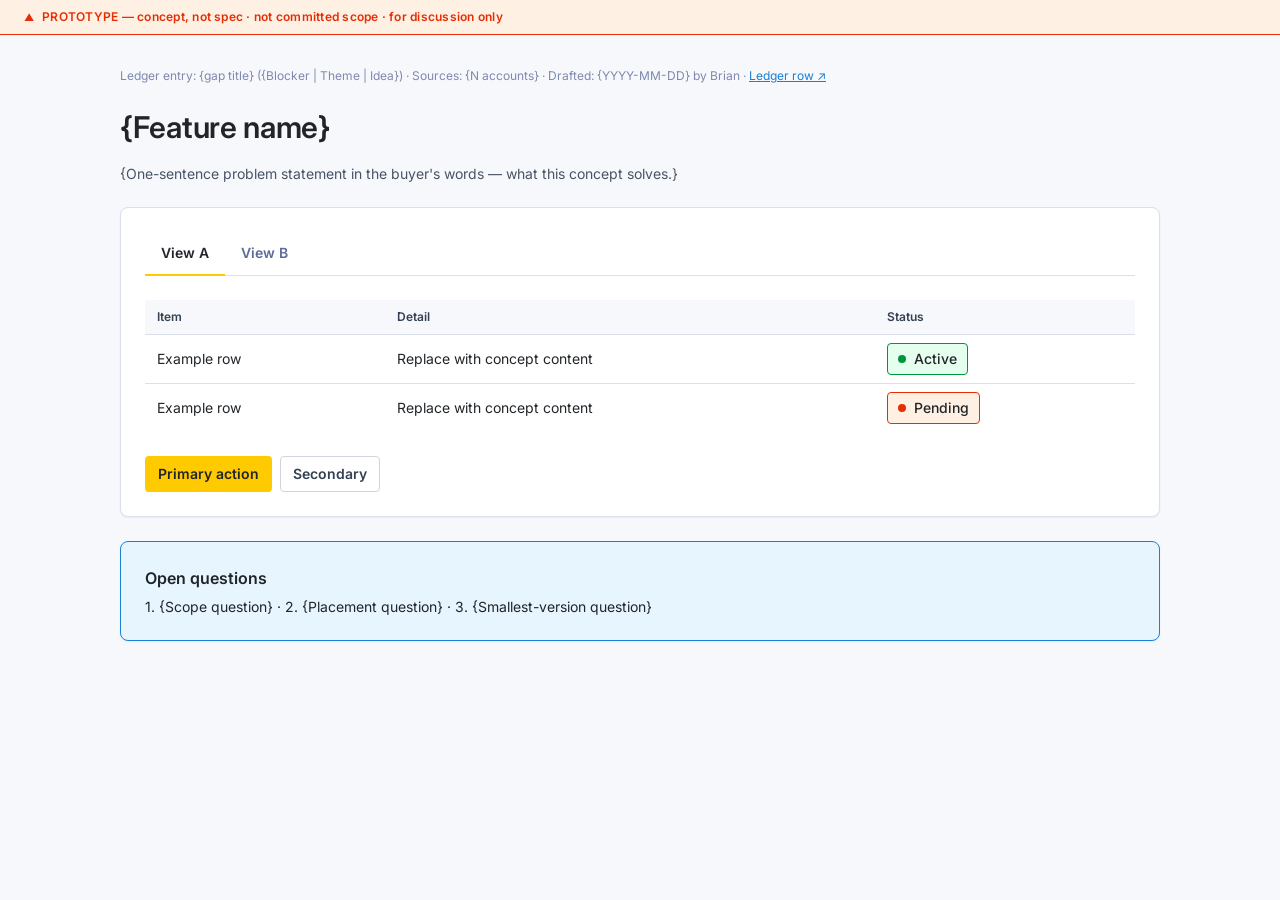
<file: prototypes/_template.html>
<!DOCTYPE html>
<html lang="en">
<head>
  <meta charset="utf-8" />
  <meta name="viewport" content="width=device-width, initial-scale=1" />
  <!-- TITLE: {Feature name} -->
  <title>Terial Prototype — Template</title>
  <link rel="stylesheet" href="../terial-tokens.css" />
  <link rel="stylesheet" href="../workspace.css" />
</head>
<body>

  <!-- MANDATORY on every prototype. Hard rule (#150): prevents a
       concept sketch being read as committed scope. Do not remove. -->
  <div class="proto-banner">PROTOTYPE — concept, not spec · not committed scope · for discussion only</div>

  <div class="proto-page">

    <!-- Provenance block: ties the prototype back to the Product
         Feedback Ledger entry it visualizes. Fill all three. -->
    <div class="proto-meta">
      Ledger entry: {gap title} ({Blocker | Theme | Idea}) ·
      Sources: {N accounts} ·
      Drafted: {YYYY-MM-DD} by Brian ·
      <a href="#">Ledger row ↗</a>
    </div>

    <h1 class="t-h3">{Feature name}</h1>
    <p class="t-body-md" style="color: var(--color-text-tertiary); max-width: 640px;">
      {One-sentence problem statement in the buyer's words — what this concept solves.}
    </p>

    <!-- ========================================================
         CONCEPT AREA — replace everything below with the mockup.
         Build from tokens classes: .card, .table, .badge, .btn,
         .tabs, .input, .switch. Keep interactions schematic —
         vanilla JS inline only, no libraries, no build step.
         ======================================================== -->

    <div class="card card-padded" style="margin-top: var(--space-2xl);">
      <div class="tabs" style="margin-bottom: var(--space-2xl);">
        <button class="tab is-active" onclick="pick(this)">View A</button>
        <button class="tab" onclick="pick(this)">View B</button>
      </div>

      <table class="table">
        <thead><tr><th>Item</th><th>Detail</th><th>Status</th></tr></thead>
        <tbody>
          <tr><td>Example row</td><td>Replace with concept content</td><td><span class="badge badge-green"><span>Active</span></span></td></tr>
          <tr><td>Example row</td><td>Replace with concept content</td><td><span class="badge badge-orange"><span>Pending</span></span></td></tr>
        </tbody>
      </table>

      <div style="margin-top: var(--space-2xl); display: flex; gap: var(--space-sm);">
        <button class="btn btn-primary">Primary action</button>
        <button class="btn btn-secondary">Secondary</button>
      </div>
    </div>

    <!-- Open questions for product — keep this section. It's the
         point of the artifact: invite reaction, not sign-off. -->
    <div class="card card-padded" style="margin-top: var(--space-2xl); background: var(--color-info-bg); border-color: var(--color-info-fg);">
      <div class="t-h5" style="margin-bottom: var(--space-sm);">Open questions</div>
      <p class="t-body-md" style="margin: 0;">
        1. {Scope question} · 2. {Placement question} · 3. {Smallest-version question}
      </p>
    </div>

  </div>

  <script>
    function pick(el) {
      el.parentElement.querySelectorAll(".tab").forEach(t => t.classList.remove("is-active"));
      el.classList.add("is-active");
    }
  </script>
</body>
</html>
</file>
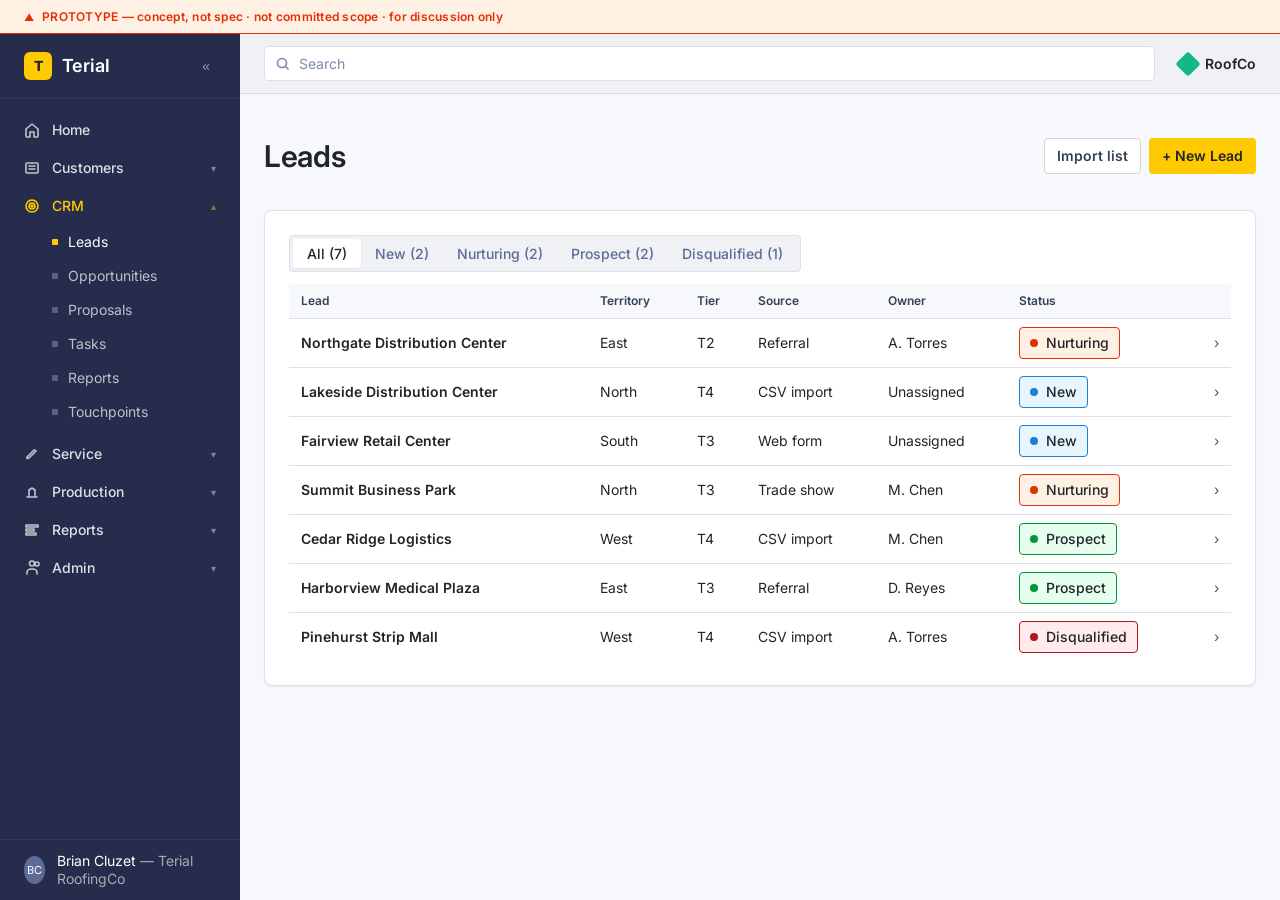
<file: prototypes/lead-staging-layer.html>
<!DOCTYPE html>
<html lang="en">
<head>
  <meta charset="utf-8" />
  <meta name="viewport" content="width=device-width, initial-scale=1" />
  <!-- Built from _template-app.html (app-shell template). Chrome is
       vendored from George's canon — do not modify beyond nav active
       states. Concept: lead staging layer (Ledger: Leads/company
       split view). Rebuilt in-shell 2026-07-02. -->
  <title>Terial Prototype — Lead Staging Layer</title>
  <link rel="stylesheet" href="../terial-tokens.css" />
  <link rel="stylesheet" href="../appshell.css" />
  <script src="../appshell.js" defer></script>
</head>
<body>

  <!-- MANDATORY on every prototype. Hard rule (#150): prevents a
       concept sketch being read as committed scope. Do not remove. -->
  <div class="proto-banner">PROTOTYPE — concept, not spec · not committed scope · for discussion only</div>

  <!-- ============================================================ -->
  <!-- App sidebar — George's markup verbatim (crm-ai-1 + the      -->
  <!-- Reports section from bi-4). ACTIVE-STATE HOW-TO:            -->
  <!--   section: add class "is-section-active" to the .nav-row,   -->
  <!--     remove style="display:none" from its .nav-children,     -->
  <!--     and flip its caret to ▴                                 -->
  <!--   sub-item: add class "is-active" to the .nav-child         -->
  <!-- appshell.js makes every row with children expandable.       -->
  <!-- ============================================================ -->
  <aside class="app-sidebar">
    <div class="app-brand">
      <div class="mark">
        <div class="glyph">T</div>
        <div class="name">Terial</div>
      </div>
      <button class="collapse" title="Collapse">«</button>
    </div>

    <nav class="app-nav">
      <div class="nav-row">
        <span class="icon"><svg viewBox="0 0 16 16"><path d="M2 7l6-5 6 5v7a1 1 0 0 1-1 1h-3v-5H6v5H3a1 1 0 0 1-1-1z"/></svg></span>
        Home
      </div>

      <div class="nav-row">
        <span class="icon"><svg viewBox="0 0 16 16"><rect x="2" y="3" width="12" height="10" rx="1"/><path d="M5 6h6M5 9h6"/></svg></span>
        Customers
        <span class="caret">▾</span>
      </div>

      <div class="nav-row is-section-active" id="nav-crm-toggle">
        <span class="icon"><svg viewBox="0 0 16 16"><circle cx="8" cy="8" r="6"/><circle cx="8" cy="8" r="3"/><circle cx="8" cy="8" r="1" fill="currentColor"/></svg></span>
        CRM
        <span class="caret" id="crm-caret">▴</span>
      </div>
      <div class="nav-children" id="nav-crm-children">
        <div class="nav-child is-active">Leads</div>
        <div class="nav-child">Opportunities</div>
        <div class="nav-child">Proposals</div>
        <div class="nav-child">Tasks</div>
        <div class="nav-child">Reports</div>
        <div class="nav-child">Touchpoints</div>
      </div>

      <div class="nav-row">
        <span class="icon"><svg viewBox="0 0 16 16"><path d="M11 4l1 1-7 7-2 .5L3 11l7-7z"/></svg></span>
        Service
        <span class="caret">▾</span>
      </div>
      <div class="nav-row">
        <span class="icon"><svg viewBox="0 0 16 16"><path d="M3 13h10M5 13V6l3-2 3 2v7"/></svg></span>
        Production
        <span class="caret">▾</span>
      </div>

      <div class="nav-row" id="nav-reports-toggle">
        <span class="icon"><svg viewBox="0 0 16 16"><path d="M2 3h12v2H2zM2 7h8v2H2zM2 11h10v2H2z"/></svg></span>
        Reports
        <span class="caret" id="reports-caret">▾</span>
      </div>
      <div class="nav-children" id="nav-reports-children" style="display:none;">
        <div class="nav-child">Custom reports</div>
        <div class="nav-child">Custom charts</div>
        <div class="nav-child">Custom dashboards</div>
      </div>

      <div class="nav-row" id="nav-admin-toggle">
        <span class="icon"><svg viewBox="0 0 16 16"><path d="M8 1a2.5 2.5 0 0 0 0 5 2.5 2.5 0 0 0 0-5zM3 14v-1a4 4 0 0 1 4-4h2a4 4 0 0 1 4 4v1"/><circle cx="13" cy="4" r="2"/></svg></span>
        Admin
        <span class="caret" id="admin-caret">▾</span>
      </div>
      <div class="nav-children" id="nav-admin-children" style="display:none;">
        <div class="nav-child" data-page="users">Users</div>
        <div class="nav-child" data-page="roles">Roles</div>
        <div class="nav-child" data-page="templates">Templates</div>
        <div class="nav-child" data-page="integrations">Integrations</div>
      </div>
    </nav>

    <!-- User footer — adapted from George's ("George Chang (Designer)") -->
    <div class="app-user">
      <div class="avatar">BC</div>
      <div>Brian Cluzet <span style="opacity:0.6;">— Terial RoofingCo</span></div>
    </div>
  </aside>

  <!-- ============================================================ -->
  <!-- App main -->
  <!-- ============================================================ -->
  <main class="app-main">

    <!-- Topbar — George's markup VERBATIM (global omnisearch +
         RoofCo customer logo). Demo data inside the dropdown is
         George's fictional RoofCo dataset — leave as-is. -->
    <div class="app-topbar">
      <div class="top-search" id="omnisearch-wrap">
        <svg class="search-icon" viewBox="0 0 14 14" fill="none" stroke="currentColor" stroke-width="1.6" stroke-linecap="round" stroke-linejoin="round">
          <circle cx="6" cy="6" r="4.5"/>
          <path d="M9.5 9.5L12 12"/>
        </svg>
        <button type="button" class="search-clear" id="omnisearch-clear" title="Clear search">×</button>
        <input type="text" placeholder="Search" id="omnisearch-input" autocomplete="off" />
        <div class="omnisearch-dropdown" id="omnisearch-dropdown">
          <div class="omni-recent-bar" id="omni-recent-bar">
            <span class="omni-recent-label">Recent:</span>
            <span class="omni-pill" data-keyword="toland gas"><svg viewBox="0 0 14 14" fill="none" stroke="currentColor" stroke-width="1.6" stroke-linecap="round" stroke-linejoin="round"><circle cx="6" cy="6" r="4"/><path d="M9.5 9.5L12 12"/></svg>toland gas</span>
            <span class="omni-pill" data-keyword="neuehouse"><svg viewBox="0 0 14 14" fill="none" stroke="currentColor" stroke-width="1.6" stroke-linecap="round" stroke-linejoin="round"><circle cx="6" cy="6" r="4"/><path d="M9.5 9.5L12 12"/></svg>neuehouse</span>
            <span class="omni-pill" data-keyword="preventative maintenance"><svg viewBox="0 0 14 14" fill="none" stroke="currentColor" stroke-width="1.6" stroke-linecap="round" stroke-linejoin="round"><circle cx="6" cy="6" r="4"/><path d="M9.5 9.5L12 12"/></svg>preventative maintenance</span>
            <span class="omni-pill" data-keyword="sheri li"><svg viewBox="0 0 14 14" fill="none" stroke="currentColor" stroke-width="1.6" stroke-linecap="round" stroke-linejoin="round"><circle cx="6" cy="6" r="4"/><path d="M9.5 9.5L12 12"/></svg>sheri li</span>
            <span class="omni-pill" data-keyword="sutter project"><svg viewBox="0 0 14 14" fill="none" stroke="currentColor" stroke-width="1.6" stroke-linecap="round" stroke-linejoin="round"><circle cx="6" cy="6" r="4"/><path d="M9.5 9.5L12 12"/></svg>sutter project</span>
            <span class="omni-pill" data-keyword="hebron mobil"><svg viewBox="0 0 14 14" fill="none" stroke="currentColor" stroke-width="1.6" stroke-linecap="round" stroke-linejoin="round"><circle cx="6" cy="6" r="4"/><path d="M9.5 9.5L12 12"/></svg>hebron mobil</span>
            <span class="omni-pill" data-keyword="nyc inv"><svg viewBox="0 0 14 14" fill="none" stroke="currentColor" stroke-width="1.6" stroke-linecap="round" stroke-linejoin="round"><circle cx="6" cy="6" r="4"/><path d="M9.5 9.5L12 12"/></svg>nyc inv</span>
            <span class="omni-pill" data-keyword="car dealership"><svg viewBox="0 0 14 14" fill="none" stroke="currentColor" stroke-width="1.6" stroke-linecap="round" stroke-linejoin="round"><circle cx="6" cy="6" r="4"/><path d="M9.5 9.5L12 12"/></svg>car dealership</span>
          </div>
          <div class="omnisearch-body">
          <div class="omnisearch-tabs" id="omnisearch-tabs">
            <button type="button" class="omnisearch-tab is-active" data-omni-tab="companies">
              <svg viewBox="0 0 14 14" fill="none" stroke="currentColor" stroke-width="1.5" stroke-linecap="round" stroke-linejoin="round"><rect x="2" y="3" width="10" height="9"/><path d="M4 6h2M4 8h2M8 6h2M8 8h2M6 12v-2h2v2"/></svg>
              Companies
            </button>
            <button type="button" class="omnisearch-tab" data-omni-tab="contacts">
              <svg viewBox="0 0 14 14" fill="none" stroke="currentColor" stroke-width="1.5" stroke-linecap="round" stroke-linejoin="round"><circle cx="7" cy="5" r="2.5"/><path d="M2.5 12c.8-2.2 2.6-3.3 4.5-3.3s3.7 1.1 4.5 3.3"/></svg>
              Contacts
            </button>
            <button type="button" class="omnisearch-tab" data-omni-tab="properties">
              <svg viewBox="0 0 14 14" fill="none" stroke="currentColor" stroke-width="1.5" stroke-linecap="round" stroke-linejoin="round"><path d="M2 12V6l5-3 5 3v6"/><path d="M5 12V8h4v4"/></svg>
              Properties
            </button>
            <button type="button" class="omnisearch-tab" data-omni-tab="opportunities">
              <svg viewBox="0 0 14 14" fill="none" stroke="currentColor" stroke-width="1.5" stroke-linecap="round" stroke-linejoin="round"><circle cx="7" cy="7" r="5.5"/><circle cx="7" cy="7" r="3"/><circle cx="7" cy="7" r="0.8" fill="currentColor"/></svg>
              CRM Opportunities
            </button>
            <button type="button" class="omnisearch-tab" data-omni-tab="tickets">
              <svg viewBox="0 0 14 14" fill="none" stroke="currentColor" stroke-width="1.5" stroke-linecap="round" stroke-linejoin="round"><path d="M2 5a1 1 0 0 1 1-1h8a1 1 0 0 1 1 1v1a1 1 0 0 0 0 2v1a1 1 0 0 1-1 1H3a1 1 0 0 1-1-1V8a1 1 0 0 0 0-2V5z"/></svg>
              Tickets
            </button>
            <button type="button" class="omnisearch-tab" data-omni-tab="projects">
              <svg viewBox="0 0 14 14" fill="none" stroke="currentColor" stroke-width="1.5" stroke-linecap="round" stroke-linejoin="round"><path d="M2 4h10v8H2z"/><path d="M5 4V2h4v2"/></svg>
              Projects
            </button>
            <button type="button" class="omnisearch-tab" data-omni-tab="invoices">
              <svg viewBox="0 0 14 14" fill="none" stroke="currentColor" stroke-width="1.5" stroke-linecap="round" stroke-linejoin="round"><path d="M3 2h8v10l-2-1-2 1-2-1-2 1V2z"/></svg>
              Invoices
            </button>
          </div>
          <div class="omnisearch-panels" id="omnisearch-panels">
            <div class="omni-loading">
              <div class="omni-spinner"></div>
              <div>Loading...</div>
            </div>
            <!-- Companies -->
            <div class="omni-panel is-active" data-omni-panel="companies">
              <div class="omni-header-row">
                <div class="omni-col-header">Companies <a class="view-all">(view all)</a></div>
                <a class="omni-new">+ New Company</a>
              </div>
              <div class="omni-item">
                <div class="omni-title"><svg class="omni-icon" viewBox="0 0 14 14" fill="none" stroke="currentColor" stroke-width="1.4" stroke-linecap="round" stroke-linejoin="round"><rect x="2" y="3" width="10" height="9"/><path d="M4 6h2M4 8h2M8 6h2M8 8h2M6 12v-2h2v2"/></svg>Toland Gas Stations</div>
                <div class="omni-sub">840 Middle Tpke E, Manchester, CT, 06040</div>
              </div>
              <div class="omni-item">
                <div class="omni-title"><svg class="omni-icon" viewBox="0 0 14 14" fill="none" stroke="currentColor" stroke-width="1.4" stroke-linecap="round" stroke-linejoin="round"><rect x="2" y="3" width="10" height="9"/><path d="M4 6h2M4 8h2M8 6h2M8 8h2M6 12v-2h2v2"/></svg>Mega Property Manager</div>
                <div class="omni-sub">628 Hebron Ave, Floor 1, Glastonbury, CT, 06103</div>
              </div>
              <div class="omni-item">
                <div class="omni-title"><svg class="omni-icon" viewBox="0 0 14 14" fill="none" stroke="currentColor" stroke-width="1.4" stroke-linecap="round" stroke-linejoin="round"><rect x="2" y="3" width="10" height="9"/><path d="M4 6h2M4 8h2M8 6h2M8 8h2M6 12v-2h2v2"/></svg>New Hampshire Department of Education</div>
                <div class="omni-sub">25 Hall Street, Concord, NH, 03301</div>
              </div>
              <div class="omni-item">
                <div class="omni-title"><svg class="omni-icon" viewBox="0 0 14 14" fill="none" stroke="currentColor" stroke-width="1.4" stroke-linecap="round" stroke-linejoin="round"><rect x="2" y="3" width="10" height="9"/><path d="M4 6h2M4 8h2M8 6h2M8 8h2M6 12v-2h2v2"/></svg>Giza Tours Inc</div>
              </div>
              <div class="omni-item">
                <div class="omni-title"><svg class="omni-icon" viewBox="0 0 14 14" fill="none" stroke="currentColor" stroke-width="1.4" stroke-linecap="round" stroke-linejoin="round"><rect x="2" y="3" width="10" height="9"/><path d="M4 6h2M4 8h2M8 6h2M8 8h2M6 12v-2h2v2"/></svg>Car Dealerships of Central CT</div>
                <div class="omni-sub">351 Farmington Ave, Hartford, CT, 06105</div>
              </div>
              <div class="omni-item">
                <div class="omni-title"><svg class="omni-icon" viewBox="0 0 14 14" fill="none" stroke="currentColor" stroke-width="1.4" stroke-linecap="round" stroke-linejoin="round"><rect x="2" y="3" width="10" height="9"/><path d="M4 6h2M4 8h2M8 6h2M8 8h2M6 12v-2h2v2"/></svg>CT Storage Units</div>
                <div class="omni-sub">440 Asylum St, Hartford, CT, 06103</div>
              </div>
              <div class="omni-item">
                <div class="omni-title"><svg class="omni-icon" viewBox="0 0 14 14" fill="none" stroke="currentColor" stroke-width="1.4" stroke-linecap="round" stroke-linejoin="round"><rect x="2" y="3" width="10" height="9"/><path d="M4 6h2M4 8h2M8 6h2M8 8h2M6 12v-2h2v2"/></svg>Neuehouse Union Square</div>
                <div class="omni-sub">Neuehouse Union Square, New York, NY</div>
              </div>
              <div class="omni-item">
                <div class="omni-title"><svg class="omni-icon" viewBox="0 0 14 14" fill="none" stroke="currentColor" stroke-width="1.4" stroke-linecap="round" stroke-linejoin="round"><rect x="2" y="3" width="10" height="9"/><path d="M4 6h2M4 8h2M8 6h2M8 8h2M6 12v-2h2v2"/></svg>Bloomfield EZ Self Storage</div>
                <div class="omni-sub">120 Blue Hills Ave, Bloomfield, CT, 06002</div>
              </div>
              <div class="omni-item">
                <div class="omni-title"><svg class="omni-icon" viewBox="0 0 14 14" fill="none" stroke="currentColor" stroke-width="1.4" stroke-linecap="round" stroke-linejoin="round"><rect x="2" y="3" width="10" height="9"/><path d="M4 6h2M4 8h2M8 6h2M8 8h2M6 12v-2h2v2"/></svg>Domain Properties</div>
                <div class="omni-sub">1133 Manhattan Ave, New York, NY, 10005</div>
              </div>
              <div class="omni-item">
                <div class="omni-title"><svg class="omni-icon" viewBox="0 0 14 14" fill="none" stroke="currentColor" stroke-width="1.4" stroke-linecap="round" stroke-linejoin="round"><rect x="2" y="3" width="10" height="9"/><path d="M4 6h2M4 8h2M8 6h2M8 8h2M6 12v-2h2v2"/></svg>ABC Architectural Builders</div>
                <div class="omni-sub">45 Tradeshow Blvd, Stamford, CT, 06902</div>
              </div>
            </div>

            <!-- Contacts -->
            <div class="omni-panel" data-omni-panel="contacts">
              <div class="omni-header-row">
                <div class="omni-col-header">Contacts <a class="view-all">(view all)</a></div>
                <a class="omni-new">+ New Contact</a>
              </div>
              <div class="omni-item">
                <div class="omni-title"><svg class="omni-icon" viewBox="0 0 14 14" fill="none" stroke="currentColor" stroke-width="1.4" stroke-linecap="round" stroke-linejoin="round"><circle cx="7" cy="5" r="2.5"/><path d="M2.5 12c.8-2.2 2.6-3.3 4.5-3.3s3.7 1.1 4.5 3.3"/></svg>Sheri Li <span class="omni-meta-inline">Facilities</span></div>
                <div class="omni-sub">Toland Gas Stations · sheri.li@tolland-gas.com · 860-228-8000</div>
              </div>
              <div class="omni-item">
                <div class="omni-title"><svg class="omni-icon" viewBox="0 0 14 14" fill="none" stroke="currentColor" stroke-width="1.4" stroke-linecap="round" stroke-linejoin="round"><circle cx="7" cy="5" r="2.5"/><path d="M2.5 12c.8-2.2 2.6-3.3 4.5-3.3s3.7 1.1 4.5 3.3"/></svg>Julia Ricklis <span class="omni-meta-inline">Facilities</span></div>
                <div class="omni-sub">Toland Gas Stations · julia.ricklis@tolland-gas.com · 860-365-5000</div>
              </div>
              <div class="omni-item">
                <div class="omni-title"><svg class="omni-icon" viewBox="0 0 14 14" fill="none" stroke="currentColor" stroke-width="1.4" stroke-linecap="round" stroke-linejoin="round"><circle cx="7" cy="5" r="2.5"/><path d="M2.5 12c.8-2.2 2.6-3.3 4.5-3.3s3.7 1.1 4.5 3.3"/></svg>Pat Propmanager <span class="omni-meta-inline">Property Manager</span></div>
                <div class="omni-sub">Mega Property Manager · pat.propmanager@mega-property.com · 860-555-5555</div>
              </div>
              <div class="omni-item">
                <div class="omni-title"><svg class="omni-icon" viewBox="0 0 14 14" fill="none" stroke="currentColor" stroke-width="1.4" stroke-linecap="round" stroke-linejoin="round"><circle cx="7" cy="5" r="2.5"/><path d="M2.5 12c.8-2.2 2.6-3.3 4.5-3.3s3.7 1.1 4.5 3.3"/></svg>David Smith <span class="omni-meta-inline">Property Manager</span></div>
                <div class="omni-sub">New Hampshire Department of Education · david@nh.edu.gov · 603-123-4567</div>
              </div>
              <div class="omni-item">
                <div class="omni-title"><svg class="omni-icon" viewBox="0 0 14 14" fill="none" stroke="currentColor" stroke-width="1.4" stroke-linecap="round" stroke-linejoin="round"><circle cx="7" cy="5" r="2.5"/><path d="M2.5 12c.8-2.2 2.6-3.3 4.5-3.3s3.7 1.1 4.5 3.3"/></svg>Abdul Bazaar <span class="omni-meta-inline">Tour Guide</span></div>
                <div class="omni-sub">Giza Tours Inc</div>
              </div>
              <div class="omni-item">
                <div class="omni-title"><svg class="omni-icon" viewBox="0 0 14 14" fill="none" stroke="currentColor" stroke-width="1.4" stroke-linecap="round" stroke-linejoin="round"><circle cx="7" cy="5" r="2.5"/><path d="M2.5 12c.8-2.2 2.6-3.3 4.5-3.3s3.7 1.1 4.5 3.3"/></svg>Michael Anderson <span class="omni-meta-inline">Property Manager</span></div>
                <div class="omni-sub">ABC Architectural Builders · m.anderson@abc-arch.com</div>
              </div>
              <div class="omni-item">
                <div class="omni-title"><svg class="omni-icon" viewBox="0 0 14 14" fill="none" stroke="currentColor" stroke-width="1.4" stroke-linecap="round" stroke-linejoin="round"><circle cx="7" cy="5" r="2.5"/><path d="M2.5 12c.8-2.2 2.6-3.3 4.5-3.3s3.7 1.1 4.5 3.3"/></svg>Theo Weller <span class="omni-meta-inline">Operations Lead</span></div>
                <div class="omni-sub">Madison Properties LLC</div>
              </div>
              <div class="omni-item">
                <div class="omni-title"><svg class="omni-icon" viewBox="0 0 14 14" fill="none" stroke="currentColor" stroke-width="1.4" stroke-linecap="round" stroke-linejoin="round"><circle cx="7" cy="5" r="2.5"/><path d="M2.5 12c.8-2.2 2.6-3.3 4.5-3.3s3.7 1.1 4.5 3.3"/></svg>Aaron Weinstein <span class="omni-meta-inline">Account Rep</span></div>
                <div class="omni-sub">Terial · aaron@terial.com</div>
              </div>
              <div class="omni-item">
                <div class="omni-title"><svg class="omni-icon" viewBox="0 0 14 14" fill="none" stroke="currentColor" stroke-width="1.4" stroke-linecap="round" stroke-linejoin="round"><circle cx="7" cy="5" r="2.5"/><path d="M2.5 12c.8-2.2 2.6-3.3 4.5-3.3s3.7 1.1 4.5 3.3"/></svg>Karl Mills <span class="omni-meta-inline">Facilities Admin</span></div>
                <div class="omni-sub">New York City Building Management</div>
              </div>
              <div class="omni-item">
                <div class="omni-title"><svg class="omni-icon" viewBox="0 0 14 14" fill="none" stroke="currentColor" stroke-width="1.4" stroke-linecap="round" stroke-linejoin="round"><circle cx="7" cy="5" r="2.5"/><path d="M2.5 12c.8-2.2 2.6-3.3 4.5-3.3s3.7 1.1 4.5 3.3"/></svg>Valeriia Kovalenko <span class="omni-meta-inline">Account Rep</span></div>
                <div class="omni-sub">Toland Gas Stations</div>
              </div>
            </div>

            <!-- Properties -->
            <div class="omni-panel" data-omni-panel="properties">
              <div class="omni-header-row">
                <div class="omni-col-header">Properties <a class="view-all">(view all)</a></div>
                <a class="omni-new">+ New Property</a>
              </div>
              <div class="omni-item">
                <div class="omni-title"><svg class="omni-icon" viewBox="0 0 14 14" fill="none" stroke="currentColor" stroke-width="1.4" stroke-linecap="round" stroke-linejoin="round"><path d="M2 12V6l5-3 5 3v6"/><path d="M5 12V8h4v4"/></svg>Hebron Mobil Station</div>
                <div class="omni-sub">Toland Gas Stations · 70 Main St, Hebron, CT, 06248</div>
              </div>
              <div class="omni-item">
                <div class="omni-title"><svg class="omni-icon" viewBox="0 0 14 14" fill="none" stroke="currentColor" stroke-width="1.4" stroke-linecap="round" stroke-linejoin="round"><path d="M2 12V6l5-3 5 3v6"/><path d="M5 12V8h4v4"/></svg>Marlborough Citgo</div>
                <div class="omni-sub">Toland Gas Stations · 394 N Main St, Marlborough, CT, 06447</div>
              </div>
              <div class="omni-item">
                <div class="omni-title"><svg class="omni-icon" viewBox="0 0 14 14" fill="none" stroke="currentColor" stroke-width="1.4" stroke-linecap="round" stroke-linejoin="round"><path d="M2 12V6l5-3 5 3v6"/><path d="M5 12V8h4v4"/></svg>ConVal Regional High School</div>
                <div class="omni-sub">New Hampshire Department of Education · 184 Hancock Road, Peterborough, NH, 03458</div>
              </div>
              <div class="omni-item">
                <div class="omni-title"><svg class="omni-icon" viewBox="0 0 14 14" fill="none" stroke="currentColor" stroke-width="1.4" stroke-linecap="round" stroke-linejoin="round"><path d="M2 12V6l5-3 5 3v6"/><path d="M5 12V8h4v4"/></svg>Conant High School</div>
                <div class="omni-sub">New Hampshire Department of Education · 3 Conant Way, Jaffrey, NH, 03452</div>
              </div>
              <div class="omni-item">
                <div class="omni-title"><svg class="omni-icon" viewBox="0 0 14 14" fill="none" stroke="currentColor" stroke-width="1.4" stroke-linecap="round" stroke-linejoin="round"><path d="M2 12V6l5-3 5 3v6"/><path d="M5 12V8h4v4"/></svg>Great Pyramids <span class="omni-meta-inline">Giza Tours Inc</span></div>
                <div class="omni-sub">Giza Governorate, Cairo, Egypt</div>
              </div>
              <div class="omni-item">
                <div class="omni-title"><svg class="omni-icon" viewBox="0 0 14 14" fill="none" stroke="currentColor" stroke-width="1.4" stroke-linecap="round" stroke-linejoin="round"><path d="M2 12V6l5-3 5 3v6"/><path d="M5 12V8h4v4"/></svg>Hartford CarMax</div>
                <div class="omni-sub">Car Dealerships of Central CT</div>
              </div>
              <div class="omni-item">
                <div class="omni-title"><svg class="omni-icon" viewBox="0 0 14 14" fill="none" stroke="currentColor" stroke-width="1.4" stroke-linecap="round" stroke-linejoin="round"><path d="M2 12V6l5-3 5 3v6"/><path d="M5 12V8h4v4"/></svg>Madison Square Garden</div>
                <div class="omni-sub">Madison Properties LLC · 4 Pennsylvania Plaza, New York, NY</div>
              </div>
              <div class="omni-item">
                <div class="omni-title"><svg class="omni-icon" viewBox="0 0 14 14" fill="none" stroke="currentColor" stroke-width="1.4" stroke-linecap="round" stroke-linejoin="round"><path d="M2 12V6l5-3 5 3v6"/><path d="M5 12V8h4v4"/></svg>Burger Barn #1</div>
                <div class="omni-sub">540 Main St, Hartford, CT</div>
              </div>
              <div class="omni-item">
                <div class="omni-title"><svg class="omni-icon" viewBox="0 0 14 14" fill="none" stroke="currentColor" stroke-width="1.4" stroke-linecap="round" stroke-linejoin="round"><path d="M2 12V6l5-3 5 3v6"/><path d="M5 12V8h4v4"/></svg>Bloomfield EZ Self Storage</div>
                <div class="omni-sub">120 Blue Hills Ave, Bloomfield, CT, 06002</div>
              </div>
              <div class="omni-item">
                <div class="omni-title"><svg class="omni-icon" viewBox="0 0 14 14" fill="none" stroke="currentColor" stroke-width="1.4" stroke-linecap="round" stroke-linejoin="round"><path d="M2 12V6l5-3 5 3v6"/><path d="M5 12V8h4v4"/></svg>1133 Manhattan</div>
                <div class="omni-sub">Domain Properties · New York, NY</div>
              </div>
            </div>

            <!-- CRM Opportunities -->
            <div class="omni-panel" data-omni-panel="opportunities">
              <div class="omni-header-row">
                <div class="omni-col-header">CRM Opportunities <a class="view-all">(view all)</a></div>
                <a class="omni-new">+ New Opportunity</a>
              </div>
              <div class="omni-item">
                <div class="omni-title"><svg class="omni-icon" viewBox="0 0 14 14" fill="none" stroke="currentColor" stroke-width="1.4" stroke-linecap="round" stroke-linejoin="round"><circle cx="7" cy="7" r="5.5"/><circle cx="7" cy="7" r="3"/><circle cx="7" cy="7" r="0.8" fill="currentColor"/></svg>Test</div>
              </div>
              <div class="omni-item">
                <div class="omni-title"><svg class="omni-icon" viewBox="0 0 14 14" fill="none" stroke="currentColor" stroke-width="1.4" stroke-linecap="round" stroke-linejoin="round"><circle cx="7" cy="7" r="5.5"/><circle cx="7" cy="7" r="3"/><circle cx="7" cy="7" r="0.8" fill="currentColor"/></svg>Neuehouse - New Con</div>
                <div class="omni-sub">Neuehouse Union Square</div>
              </div>
              <div class="omni-item">
                <div class="omni-title"><svg class="omni-icon" viewBox="0 0 14 14" fill="none" stroke="currentColor" stroke-width="1.4" stroke-linecap="round" stroke-linejoin="round"><circle cx="7" cy="7" r="5.5"/><circle cx="7" cy="7" r="3"/><circle cx="7" cy="7" r="0.8" fill="currentColor"/></svg>test 1 <span class="omni-meta-inline">Car Dealerships of Central CT</span></div>
              </div>
              <div class="omni-item">
                <div class="omni-title"><svg class="omni-icon" viewBox="0 0 14 14" fill="none" stroke="currentColor" stroke-width="1.4" stroke-linecap="round" stroke-linejoin="round"><circle cx="7" cy="7" r="5.5"/><circle cx="7" cy="7" r="3"/><circle cx="7" cy="7" r="0.8" fill="currentColor"/></svg>1133 Manhattan - Section 4 re-roof</div>
                <div class="omni-sub">Domain Properties</div>
              </div>
              <div class="omni-item">
                <div class="omni-title"><svg class="omni-icon" viewBox="0 0 14 14" fill="none" stroke="currentColor" stroke-width="1.4" stroke-linecap="round" stroke-linejoin="round"><circle cx="7" cy="7" r="5.5"/><circle cx="7" cy="7" r="3"/><circle cx="7" cy="7" r="0.8" fill="currentColor"/></svg>Terial HQ</div>
                <div class="omni-sub">$1,000,000.00</div>
              </div>
              <div class="omni-item">
                <div class="omni-title"><svg class="omni-icon" viewBox="0 0 14 14" fill="none" stroke="currentColor" stroke-width="1.4" stroke-linecap="round" stroke-linejoin="round"><circle cx="7" cy="7" r="5.5"/><circle cx="7" cy="7" r="3"/><circle cx="7" cy="7" r="0.8" fill="currentColor"/></svg>Test <span class="omni-meta-inline">CT Storage Units</span></div>
              </div>
              <div class="omni-item">
                <div class="omni-title"><svg class="omni-icon" viewBox="0 0 14 14" fill="none" stroke="currentColor" stroke-width="1.4" stroke-linecap="round" stroke-linejoin="round"><circle cx="7" cy="7" r="5.5"/><circle cx="7" cy="7" r="3"/><circle cx="7" cy="7" r="0.8" fill="currentColor"/></svg>Documents test</div>
              </div>
              <div class="omni-item">
                <div class="omni-title"><svg class="omni-icon" viewBox="0 0 14 14" fill="none" stroke="currentColor" stroke-width="1.4" stroke-linecap="round" stroke-linejoin="round"><circle cx="7" cy="7" r="5.5"/><circle cx="7" cy="7" r="3"/><circle cx="7" cy="7" r="0.8" fill="currentColor"/></svg>Isaac Newton</div>
                <div class="omni-sub">$120,000.00</div>
              </div>
              <div class="omni-item">
                <div class="omni-title"><svg class="omni-icon" viewBox="0 0 14 14" fill="none" stroke="currentColor" stroke-width="1.4" stroke-linecap="round" stroke-linejoin="round"><circle cx="7" cy="7" r="5.5"/><circle cx="7" cy="7" r="3"/><circle cx="7" cy="7" r="0.8" fill="currentColor"/></svg>H <span class="omni-meta-inline">Car Dealerships of Central CT</span></div>
                <div class="omni-sub">$288.00</div>
              </div>
              <div class="omni-item">
                <div class="omni-title"><svg class="omni-icon" viewBox="0 0 14 14" fill="none" stroke="currentColor" stroke-width="1.4" stroke-linecap="round" stroke-linejoin="round"><circle cx="7" cy="7" r="5.5"/><circle cx="7" cy="7" r="3"/><circle cx="7" cy="7" r="0.8" fill="currentColor"/></svg>Hartford CarMax</div>
                <div class="omni-sub">Car Dealerships of Central CT</div>
              </div>
            </div>

            <!-- Tickets -->
            <div class="omni-panel" data-omni-panel="tickets">
              <div class="omni-header-row">
                <div class="omni-col-header">Tickets <a class="view-all">(view all)</a></div>
                <a class="omni-new">+ New Ticket</a>
              </div>
              <div class="omni-item">
                <div class="omni-title"><svg class="omni-icon" viewBox="0 0 14 14" fill="none" stroke="currentColor" stroke-width="1.4" stroke-linecap="round" stroke-linejoin="round"><path d="M2 5a1 1 0 0 1 1-1h8a1 1 0 0 1 1 1v1a1 1 0 0 0 0 2v1a1 1 0 0 1-1 1H3a1 1 0 0 1-1-1V8a1 1 0 0 0 0-2V5z"/></svg>#000111 <span class="omni-meta-inline">Preventative Maintenance</span></div>
                <div class="omni-sub">Bloomfield EZ Self Storage</div>
              </div>
              <div class="omni-item">
                <div class="omni-title"><svg class="omni-icon" viewBox="0 0 14 14" fill="none" stroke="currentColor" stroke-width="1.4" stroke-linecap="round" stroke-linejoin="round"><path d="M2 5a1 1 0 0 1 1-1h8a1 1 0 0 1 1 1v1a1 1 0 0 0 0 2v1a1 1 0 0 1-1 1H3a1 1 0 0 1-1-1V8a1 1 0 0 0 0-2V5z"/></svg>#000110 <span class="omni-meta-inline">Preventative Maintenance</span></div>
                <div class="omni-sub">PM Test Property - APR</div>
              </div>
              <div class="omni-item">
                <div class="omni-title"><svg class="omni-icon" viewBox="0 0 14 14" fill="none" stroke="currentColor" stroke-width="1.4" stroke-linecap="round" stroke-linejoin="round"><path d="M2 5a1 1 0 0 1 1-1h8a1 1 0 0 1 1 1v1a1 1 0 0 0 0 2v1a1 1 0 0 1-1 1H3a1 1 0 0 1-1-1V8a1 1 0 0 0 0-2V5z"/></svg>#000109 <span class="omni-meta-inline">Preventative Maintenance</span></div>
                <div class="omni-sub">Hartford CarMax</div>
              </div>
              <div class="omni-item">
                <div class="omni-title"><svg class="omni-icon" viewBox="0 0 14 14" fill="none" stroke="currentColor" stroke-width="1.4" stroke-linecap="round" stroke-linejoin="round"><path d="M2 5a1 1 0 0 1 1-1h8a1 1 0 0 1 1 1v1a1 1 0 0 0 0 2v1a1 1 0 0 1-1 1H3a1 1 0 0 1-1-1V8a1 1 0 0 0 0-2V5z"/></svg>#000108 <span class="omni-meta-inline">Inspection</span></div>
                <div class="omni-sub">Burger Barn #1 · Service Date(s): 3/24/2026</div>
              </div>
              <div class="omni-item">
                <div class="omni-title"><svg class="omni-icon" viewBox="0 0 14 14" fill="none" stroke="currentColor" stroke-width="1.4" stroke-linecap="round" stroke-linejoin="round"><path d="M2 5a1 1 0 0 1 1-1h8a1 1 0 0 1 1 1v1a1 1 0 0 0 0 2v1a1 1 0 0 1-1 1H3a1 1 0 0 1-1-1V8a1 1 0 0 0 0-2V5z"/></svg>#000107 <span class="omni-meta-inline">CT Storage Units</span></div>
                <div class="omni-sub">Hartford CarMax · Service Date(s): 3/6/2026</div>
              </div>
              <div class="omni-item">
                <div class="omni-title"><svg class="omni-icon" viewBox="0 0 14 14" fill="none" stroke="currentColor" stroke-width="1.4" stroke-linecap="round" stroke-linejoin="round"><path d="M2 5a1 1 0 0 1 1-1h8a1 1 0 0 1 1 1v1a1 1 0 0 0 0 2v1a1 1 0 0 1-1 1H3a1 1 0 0 1-1-1V8a1 1 0 0 0 0-2V5z"/></svg>#000105 <span class="omni-meta-inline">Preventative Maintenance</span></div>
                <div class="omni-sub">Bloomfield EZ Self Storage</div>
              </div>
              <div class="omni-item">
                <div class="omni-title"><svg class="omni-icon" viewBox="0 0 14 14" fill="none" stroke="currentColor" stroke-width="1.4" stroke-linecap="round" stroke-linejoin="round"><path d="M2 5a1 1 0 0 1 1-1h8a1 1 0 0 1 1 1v1a1 1 0 0 0 0 2v1a1 1 0 0 1-1 1H3a1 1 0 0 1-1-1V8a1 1 0 0 0 0-2V5z"/></svg>#000104 <span class="omni-meta-inline">Quoted Service Work</span></div>
                <div class="omni-sub">1133 Manhattan</div>
              </div>
              <div class="omni-item">
                <div class="omni-title"><svg class="omni-icon" viewBox="0 0 14 14" fill="none" stroke="currentColor" stroke-width="1.4" stroke-linecap="round" stroke-linejoin="round"><path d="M2 5a1 1 0 0 1 1-1h8a1 1 0 0 1 1 1v1a1 1 0 0 0 0 2v1a1 1 0 0 1-1 1H3a1 1 0 0 1-1-1V8a1 1 0 0 0 0-2V5z"/></svg>#000103 <span class="omni-meta-inline">Roof Repair</span></div>
                <div class="omni-sub">Toland Gas Stations · Service Date(s): 2/20/2026</div>
              </div>
              <div class="omni-item">
                <div class="omni-title"><svg class="omni-icon" viewBox="0 0 14 14" fill="none" stroke="currentColor" stroke-width="1.4" stroke-linecap="round" stroke-linejoin="round"><path d="M2 5a1 1 0 0 1 1-1h8a1 1 0 0 1 1 1v1a1 1 0 0 0 0 2v1a1 1 0 0 1-1 1H3a1 1 0 0 1-1-1V8a1 1 0 0 0 0-2V5z"/></svg>#000102 <span class="omni-meta-inline">Leak Investigation</span></div>
                <div class="omni-sub">Madison Square Garden Re-Roof</div>
              </div>
              <div class="omni-item">
                <div class="omni-title"><svg class="omni-icon" viewBox="0 0 14 14" fill="none" stroke="currentColor" stroke-width="1.4" stroke-linecap="round" stroke-linejoin="round"><path d="M2 5a1 1 0 0 1 1-1h8a1 1 0 0 1 1 1v1a1 1 0 0 0 0 2v1a1 1 0 0 1-1 1H3a1 1 0 0 1-1-1V8a1 1 0 0 0 0-2V5z"/></svg>#000098 <span class="omni-meta-inline">Preventative Maintenance</span></div>
                <div class="omni-sub">Terial HQ</div>
              </div>
            </div>

            <!-- Projects -->
            <div class="omni-panel" data-omni-panel="projects">
              <div class="omni-header-row">
                <div class="omni-col-header">Projects <a class="view-all">(view all)</a></div>
                <a class="omni-new">+ New Project</a>
              </div>
              <div class="omni-item">
                <div class="omni-title"><svg class="omni-icon" viewBox="0 0 14 14" fill="none" stroke="currentColor" stroke-width="1.4" stroke-linecap="round" stroke-linejoin="round"><path d="M2 4h10v8H2z"/><path d="M5 4V2h4v2"/></svg>New Roof</div>
                <div class="omni-sub">New Hampshire Department of Education</div>
              </div>
              <div class="omni-item">
                <div class="omni-title"><svg class="omni-icon" viewBox="0 0 14 14" fill="none" stroke="currentColor" stroke-width="1.4" stroke-linecap="round" stroke-linejoin="round"><path d="M2 4h10v8H2z"/><path d="M5 4V2h4v2"/></svg>Sutter FL Test Project - GREG</div>
                <div class="omni-sub">Toland Gas Stations</div>
              </div>
              <div class="omni-item">
                <div class="omni-title"><svg class="omni-icon" viewBox="0 0 14 14" fill="none" stroke="currentColor" stroke-width="1.4" stroke-linecap="round" stroke-linejoin="round"><path d="M2 4h10v8H2z"/><path d="M5 4V2h4v2"/></svg>2901 Linwood 11/20 <span class="omni-meta-inline">LAC Wholesale</span></div>
              </div>
              <div class="omni-item">
                <div class="omni-title"><svg class="omni-icon" viewBox="0 0 14 14" fill="none" stroke="currentColor" stroke-width="1.4" stroke-linecap="round" stroke-linejoin="round"><path d="M2 4h10v8H2z"/><path d="M5 4V2h4v2"/></svg>Sample Sutter Project</div>
                <div class="omni-sub">Toland Gas Stations</div>
              </div>
              <div class="omni-item">
                <div class="omni-title"><svg class="omni-icon" viewBox="0 0 14 14" fill="none" stroke="currentColor" stroke-width="1.4" stroke-linecap="round" stroke-linejoin="round"><path d="M2 4h10v8H2z"/><path d="M5 4V2h4v2"/></svg>Sutter FL Test Project - KARL</div>
                <div class="omni-sub">Toland Gas Stations</div>
              </div>
              <div class="omni-item">
                <div class="omni-title"><svg class="omni-icon" viewBox="0 0 14 14" fill="none" stroke="currentColor" stroke-width="1.4" stroke-linecap="round" stroke-linejoin="round"><path d="M2 4h10v8H2z"/><path d="M5 4V2h4v2"/></svg>Infinite Scroll (100)</div>
                <div class="omni-sub">Car Dealerships of Central CT</div>
              </div>
              <div class="omni-item">
                <div class="omni-title"><svg class="omni-icon" viewBox="0 0 14 14" fill="none" stroke="currentColor" stroke-width="1.4" stroke-linecap="round" stroke-linejoin="round"><path d="M2 4h10v8H2z"/><path d="M5 4V2h4v2"/></svg>5555</div>
                <div class="omni-sub">New York City Building Management</div>
              </div>
              <div class="omni-item">
                <div class="omni-title"><svg class="omni-icon" viewBox="0 0 14 14" fill="none" stroke="currentColor" stroke-width="1.4" stroke-linecap="round" stroke-linejoin="round"><path d="M2 4h10v8H2z"/><path d="M5 4V2h4v2"/></svg>Madison Square Garden Re-Roof</div>
                <div class="omni-sub">Madison Properties LLC</div>
              </div>
              <div class="omni-item">
                <div class="omni-title"><svg class="omni-icon" viewBox="0 0 14 14" fill="none" stroke="currentColor" stroke-width="1.4" stroke-linecap="round" stroke-linejoin="round"><path d="M2 4h10v8H2z"/><path d="M5 4V2h4v2"/></svg>Smart Construction Hub</div>
                <div class="omni-sub">ABC Architectural Builders & Construction Solutions</div>
              </div>
              <div class="omni-item">
                <div class="omni-title"><svg class="omni-icon" viewBox="0 0 14 14" fill="none" stroke="currentColor" stroke-width="1.4" stroke-linecap="round" stroke-linejoin="round"><path d="M2 4h10v8H2z"/><path d="M5 4V2h4v2"/></svg>Riverside Office Park Repair</div>
                <div class="omni-sub">Riverside Holdings</div>
              </div>
            </div>

            <!-- Invoices -->
            <div class="omni-panel" data-omni-panel="invoices">
              <div class="omni-header-row">
                <div class="omni-col-header">Invoices</div>
                <a class="omni-new">+ New Invoice</a>
              </div>
              <div class="omni-item">
                <div class="omni-title"><svg class="omni-icon" viewBox="0 0 14 14" fill="none" stroke="currentColor" stroke-width="1.4" stroke-linecap="round" stroke-linejoin="round"><path d="M3 2h8v10l-2-1-2 1-2-1-2 1V2z"/></svg>#123473 <span class="omni-meta-inline">Toland Gas Stations</span></div>
                <div class="omni-sub">Ticket: #000058 | 3/11/2025 · $0.00</div>
              </div>
              <div class="omni-item">
                <div class="omni-title"><svg class="omni-icon" viewBox="0 0 14 14" fill="none" stroke="currentColor" stroke-width="1.4" stroke-linecap="round" stroke-linejoin="round"><path d="M3 2h8v10l-2-1-2 1-2-1-2 1V2z"/></svg>#123470 <span class="omni-meta-inline">Neuehouse Union Square</span></div>
                <div class="omni-sub">Project: Matt Project | 1/23/2025 · $500.00</div>
              </div>
              <div class="omni-item">
                <div class="omni-title"><svg class="omni-icon" viewBox="0 0 14 14" fill="none" stroke="currentColor" stroke-width="1.4" stroke-linecap="round" stroke-linejoin="round"><path d="M3 2h8v10l-2-1-2 1-2-1-2 1V2z"/></svg>#NYC-INV-1175 <span class="omni-meta-inline">Toland Gas Stations</span></div>
                <div class="omni-sub">Ticket: #000103 | 3/23/2026 · $4,000.00</div>
              </div>
              <div class="omni-item">
                <div class="omni-title"><svg class="omni-icon" viewBox="0 0 14 14" fill="none" stroke="currentColor" stroke-width="1.4" stroke-linecap="round" stroke-linejoin="round"><path d="M3 2h8v10l-2-1-2 1-2-1-2 1V2z"/></svg>#NYC-INV-1179 <span class="omni-meta-inline">Terial</span></div>
                <div class="omni-sub">Ticket: #000098 | 3/23/2026</div>
              </div>
              <div class="omni-item">
                <div class="omni-title"><svg class="omni-icon" viewBox="0 0 14 14" fill="none" stroke="currentColor" stroke-width="1.4" stroke-linecap="round" stroke-linejoin="round"><path d="M3 2h8v10l-2-1-2 1-2-1-2 1V2z"/></svg>#123480 <span class="omni-meta-inline">CT Storage Units</span></div>
                <div class="omni-sub">Project: Test | 4/17/2025 · $1.00</div>
              </div>
              <div class="omni-item">
                <div class="omni-title"><svg class="omni-icon" viewBox="0 0 14 14" fill="none" stroke="currentColor" stroke-width="1.4" stroke-linecap="round" stroke-linejoin="round"><path d="M3 2h8v10l-2-1-2 1-2-1-2 1V2z"/></svg>#T-000091</div>
                <div class="omni-sub">New York City Building Management</div>
              </div>
              <div class="omni-item">
                <div class="omni-title"><svg class="omni-icon" viewBox="0 0 14 14" fill="none" stroke="currentColor" stroke-width="1.4" stroke-linecap="round" stroke-linejoin="round"><path d="M3 2h8v10l-2-1-2 1-2-1-2 1V2z"/></svg>#123485 <span class="omni-meta-inline">Madison Properties LLC</span></div>
                <div class="omni-sub">Project: MSG Re-Roof | 4/05/2026 · $12,500.00</div>
              </div>
              <div class="omni-item">
                <div class="omni-title"><svg class="omni-icon" viewBox="0 0 14 14" fill="none" stroke="currentColor" stroke-width="1.4" stroke-linecap="round" stroke-linejoin="round"><path d="M3 2h8v10l-2-1-2 1-2-1-2 1V2z"/></svg>#123488 <span class="omni-meta-inline">Bloomfield EZ Self Storage</span></div>
                <div class="omni-sub">Ticket: #000111 | 4/15/2026 · $850.00</div>
              </div>
              <div class="omni-item">
                <div class="omni-title"><svg class="omni-icon" viewBox="0 0 14 14" fill="none" stroke="currentColor" stroke-width="1.4" stroke-linecap="round" stroke-linejoin="round"><path d="M3 2h8v10l-2-1-2 1-2-1-2 1V2z"/></svg>#123492 <span class="omni-meta-inline">Hartford CarMax</span></div>
                <div class="omni-sub">Project: Infinite Scroll (100) | 3/29/2026 · $2,400.00</div>
              </div>
              <div class="omni-item">
                <div class="omni-title"><svg class="omni-icon" viewBox="0 0 14 14" fill="none" stroke="currentColor" stroke-width="1.4" stroke-linecap="round" stroke-linejoin="round"><path d="M3 2h8v10l-2-1-2 1-2-1-2 1V2z"/></svg>#NYC-INV-1180 <span class="omni-meta-inline">Terial HQ</span></div>
                <div class="omni-sub">Ticket: #000098 | 4/02/2026 · $5,750.00</div>
              </div>
            </div>
          </div>
          </div>
        </div>
      </div>
      <div class="top-customer">
        <span class="swatch"></span>
        RoofCo
      </div>
    </div>

    <!-- ========================================================
         MAIN CONTENT AREA — the concept lives inside .app-content.
         Everything above this line is vendored chrome: do not
         modify it beyond nav active states and the page <title>.
         ======================================================== -->
    <div class="app-content">
      <div id="view"></div>
    </div><!-- /.app-content -->
  </main>

  <script>
    // Concept behavior only (chrome behavior lives in ../appshell.js).
    // The page IS the Leads screen. One hero click-through:
    // Leads list -> lead detail -> convert (dedup gate) -> done.
    // Lead fields map to real Terial fields; Convert creates
    // Company + Property + Contact + Opportunity (Roof Sections are
    // outlined afterward in the Roof Section tool, not auto-created).
    // Free-text Notes maps to the Notes field on each object.
    var LEADS = [
      { id:"northgate", name:"Northgate Distribution Center", territory:"East", tier:2,
        source:"Referral", owner:"A. Torres", status:"Nurturing", dispo:"Working · 3 touches",
        customerType:"Property Manager", buildingType:"Industrial", interest:"Re-roof", value:"$180,000",
        contact:["Dana Whitmore","Facilities Director","(330) 555-0140","dwhitmore@example.com"],
        address:"820 Freight Ave, Akron, OH",
        notes:"~20-yr TPO, ponding reported on east elevation. Roof sections to be outlined post-convert.",
        activity:[["Call","Reached facilities lead, follow-up set"],["Note","RFP expected Q4"]] },
      { id:"lakeside", name:"Lakeside Distribution Center", territory:"North", tier:4,
        source:"CSV import", owner:"Unassigned", status:"New", dispo:"New · unrouted",
        customerType:"Owner / Private", buildingType:"Industrial", interest:"Service", value:"—",
        contact:["Not yet identified","","",""],
        address:"1400 Depot Rd, Columbus, OH",
        notes:"Imported list row. Contact and building not yet verified.",
        activity:[["Import","Staged from CSV import · 07/08"]] },
      { id:"fairview", name:"Fairview Retail Center", territory:"South", tier:3,
        source:"Web form", owner:"Unassigned", status:"New", dispo:"New · unrouted",
        customerType:"Property Manager", buildingType:"Retail", interest:"Repair", value:"—",
        contact:["Not yet identified","","",""],
        address:"300 Market St, Dayton, OH",
        notes:"Inbound web form; leak mentioned in the message.",
        activity:[["Inbound","Web form submitted · 07/08"]] },
      { id:"summit", name:"Summit Business Park", territory:"North", tier:3,
        source:"Trade show", owner:"M. Chen", status:"Nurturing", dispo:"Left voicemail",
        customerType:"Owner / Private", buildingType:"Office", interest:"Replacement", value:"$120,000",
        contact:["Priya Anand","Operations Manager","(614) 555-0182","panand@example.com"],
        address:"50 Summit Way, Columbus, OH",
        notes:"Met at trade show. ~2005 EPDM, evaluating full replacement.",
        activity:[["Call","Left voicemail 07/07"],["Email","Intro sent 07/06"]] },
      { id:"cedar", name:"Cedar Ridge Logistics", territory:"West", tier:4,
        source:"CSV import", owner:"M. Chen", status:"Prospect", dispo:"Verified · monthly cadence",
        customerType:"Owner / Private", buildingType:"Industrial", interest:"Service", value:"$40,000",
        contact:["Marcus Lee","Property Manager","(937) 555-0110","mlee@example.com"],
        address:"9 Ridge Ct, Toledo, OH",
        notes:"Verified contact and building. Interested in a service agreement.",
        activity:[["Call","Reached decision-maker, verified — moved to prospect"]] },
      { id:"harborview", name:"Harborview Medical Plaza", territory:"East", tier:3,
        source:"Referral", owner:"D. Reyes", status:"Prospect", dispo:"Verified · ready to convert",
        customerType:"National Account", buildingType:"Healthcare", interest:"Re-roof", value:"$260,000",
        contact:["Elena Ruiz","Director of Facilities","(216) 555-0199","eruiz@example.com"],
        address:"200 Harbor Blvd, Cleveland, OH",
        notes:"Decision-maker confirmed, budget in place. Walkthrough booked 7/12.",
        activity:[["Call","Decision-maker confirmed, budget in place"],["Meeting","Walkthrough booked 7/12"]] },
      { id:"pinehurst", name:"Pinehurst Strip Mall", territory:"West", tier:4,
        source:"CSV import", owner:"A. Torres", status:"Disqualified", dispo:"Demolished — flagged at import",
        customerType:"—", buildingType:"Retail", interest:"—", value:"—",
        contact:["—","","",""],
        address:"77 Pine St, Canton, OH",
        notes:"Import flagged: building demolished 2025. Bad lead.",
        activity:[["Flag","Import flagged: building demolished 2025"]] }
    ];

    var STATUSES = ["New","Nurturing","Prospect","Disqualified"];
    var filter = "all";

    function byId(id){ return LEADS.filter(function(l){return l.id===id;})[0]; }
    function badge(c,t){ return '<span class="badge '+c+'"><span>'+t+'</span></span>'; }
    function statusBadge(s){
      var m={New:"badge-blue",Nurturing:"badge-orange",Prospect:"badge-green",Disqualified:"badge-red"};
      return badge(m[s]||"badge-gray", s);
    }
    function view(){ return document.getElementById("view"); }
    function scrollTop(){ var c=document.querySelector(".app-content"); if(c) c.scrollTop=0; }
    function header(title, actions){
      return '<div style="display:flex;align-items:center;justify-content:space-between;flex-wrap:wrap;gap:var(--space-sm);">'+
        '<h1 class="t-h3">'+title+'</h1><div style="display:flex;gap:var(--space-sm);">'+(actions||'')+'</div></div>';
    }
    function back(label, onclick){
      return '<a class="t-body-sm" onclick="'+onclick+'" style="cursor:pointer;color:var(--color-text-tertiary);">‹ '+label+'</a>';
    }
    function label(t){
      return '<div class="t-body-sm" style="text-transform:uppercase;letter-spacing:.04em;color:var(--color-text-tertiary);margin-bottom:var(--space-sm);">'+t+'</div>';
    }
    function fieldRows(pairs){
      return pairs.map(function(r){
        return '<div style="display:flex;justify-content:space-between;gap:var(--space-lg);padding:var(--space-xs) 0;border-bottom:1px solid var(--color-border);">'+
          '<span class="t-body-sm" style="color:var(--color-text-tertiary);">'+r[0]+'</span>'+
          '<span class="t-body-sm" style="text-align:right;">'+(r[1]||"—")+'</span></div>';
      }).join("");
    }
    function card(title, inner){ return '<div class="card card-padded" style="margin-bottom:var(--space-lg);">'+label(title)+inner+'</div>'; }

    /* ---- Leads list (home screen) ---- */
    function renderList(){
      var counts={}; LEADS.forEach(function(l){counts[l.status]=(counts[l.status]||0)+1;});
      var tabs=[["all","All",LEADS.length]].concat(STATUSES.map(function(s){return [s,s,counts[s]||0];}));
      var tabHtml=tabs.map(function(t){
        return '<button class="tab-box-item'+(filter===t[0]?' is-active':'')+'" onclick="setFilter(\''+t[0]+'\')">'+t[1]+' ('+t[2]+')</button>';
      }).join("");
      var rows=LEADS.filter(function(l){return filter==="all"||l.status===filter;}).map(function(l){
        return '<tr style="cursor:pointer;" onclick="showDetail(\''+l.id+'\')">'+
          '<td style="font-weight:600;">'+l.name+'</td><td>'+l.territory+'</td>'+
          '<td>T'+l.tier+'</td><td>'+l.source+'</td><td>'+l.owner+'</td>'+
          '<td>'+statusBadge(l.status)+'</td><td style="text-align:right;color:var(--color-text-tertiary);">›</td></tr>';
      }).join("");
      view().innerHTML=
        header('Leads','<button class="btn btn-secondary" onclick="showImport()">Import list</button>'+
                       '<button class="btn btn-primary" onclick="showImport()">+ New Lead</button>')+
        '<div class="card card-padded" style="margin-top:var(--space-xl);">'+
          '<div class="tab-box" style="margin-bottom:var(--space-lg);">'+tabHtml+'</div>'+
          '<table class="table"><thead><tr><th>Lead</th><th>Territory</th><th>Tier</th><th>Source</th><th>Owner</th><th>Status</th><th></th></tr></thead>'+
          '<tbody>'+rows+'</tbody></table></div>';
      scrollTop();
    }
    function setFilter(f){ filter=f; renderList(); }

    /* ---- Lead detail (summary left, activity right) ---- */
    function showDetail(id){
      var l=byId(id);
      var leadCard=card("Lead", fieldRows([["Status",l.status],["Territory",l.territory],["Tier","T"+l.tier],["Source",l.source],["Owner",l.owner],["Interest",l.interest],["Est. value",l.value]]));
      var cpCard=card("Company & property", fieldRows([["Customer type",l.customerType],["Address",l.address],["Building type",l.buildingType]]));
      var contactCard=card("Contact", fieldRows([["Name",l.contact[0]],["Role",l.contact[1]],["Phone",l.contact[2]],["Email",l.contact[3]]]));
      var notesCard=card("Notes",'<div class="t-body-sm">'+l.notes+'</div>');
      var activity=card("Activity", l.activity.map(function(a){
        return '<div style="padding:var(--space-sm) 0;border-bottom:1px solid var(--color-border);">'+badge("badge-gray",a[0])+' <span class="t-body-sm">'+a[1]+'</span></div>';
      }).join(""));
      view().innerHTML=
        back("Leads","renderList()")+
        '<div style="margin-top:var(--space-sm);">'+header(l.name,'<button class="btn btn-primary" onclick="showConvert(\''+l.id+'\')">Convert to CRM</button>')+'</div>'+
        '<div style="display:flex;gap:var(--space-sm);margin-top:var(--space-xs);">'+statusBadge(l.status)+badge("badge-gray",l.territory)+badge("badge-gray","T"+l.tier)+'</div>'+
        '<div style="display:flex;gap:var(--space-lg);margin-top:var(--space-xl);flex-wrap:wrap;">'+
          '<div style="flex:0 0 340px;min-width:280px;">'+leadCard+cpCard+contactCard+notesCard+'</div>'+
          '<div style="flex:1 1 320px;min-width:280px;">'+activity+'</div>'+
        '</div>';
      scrollTop();
    }

    /* ---- Convert (dedup gate) ---- */
    function showConvert(id){
      var l=byId(id);
      var hasContact = l.contact[0] && l.contact[0]!=="—" && l.contact[0]!=="Not yet identified";
      var creates=["Company","Property — "+l.name,"Contact"+(hasContact?" — "+l.contact[0]:""),"Opportunity"];
      var createList=creates.map(function(c){return '<div class="t-body-sm" style="padding:var(--space-xs) 0;">'+badge("badge-green","new")+' '+c+'</div>';}).join("");
      view().innerHTML=
        back(l.name,"showDetail('"+l.id+"')")+
        '<div style="margin-top:var(--space-sm);">'+header("Convert to CRM","")+'</div>'+
        '<div class="card card-padded" style="margin-top:var(--space-xl);max-width:640px;">'+
          label("Dedup check")+
          '<div style="display:flex;flex-wrap:wrap;gap:var(--space-sm);margin-bottom:var(--space-lg);">'+badge("badge-green","No exact match")+badge("badge-orange","1 similar name · review")+'</div>'+
          label("Creates")+createList+
          '<div class="t-body-sm" style="color:var(--color-text-tertiary);margin-top:var(--space-md);">Roof sections are outlined next in the Roof Section tool.</div>'+
          '<div style="display:flex;gap:var(--space-sm);margin-top:var(--space-xl);">'+
            '<button class="btn btn-primary" onclick="showDone(\''+l.id+'\')">Convert</button>'+
            '<button class="btn btn-secondary" onclick="showDetail(\''+l.id+'\')">Cancel</button></div></div>';
      scrollTop();
    }

    /* ---- Done ---- */
    function showDone(id){
      var l=byId(id);
      view().innerHTML=
        '<div class="card card-padded" style="margin-top:var(--space-2xl);max-width:560px;background:var(--color-info-bg);border-color:var(--color-info-fg);">'+
          '<div class="t-h5" style="margin-bottom:var(--space-sm);">'+l.name+' converted</div>'+
          '<p class="t-body-md" style="margin:0 0 var(--space-lg);color:var(--color-text-tertiary);">Now live in the CRM. Company, property, contact, and opportunity created and linked.</p>'+
          '<button class="btn btn-primary" onclick="renderList()">Back to Leads</button></div>';
      scrollTop();
    }

    /* ---- Import (secondary) ---- */
    function showImport(){
      view().innerHTML=
        back("Leads","renderList()")+
        '<div style="margin-top:var(--space-sm);">'+header("Import list","")+'</div>'+
        '<div class="card card-padded" style="margin-top:var(--space-xl);max-width:640px;">'+
          label("40 rows · CSV import")+
          '<div style="display:flex;flex-direction:column;gap:var(--space-sm);margin-bottom:var(--space-lg);">'+
            '<div class="t-body-sm">'+badge("badge-green","34")+' new · staged as leads</div>'+
            '<div class="t-body-sm">'+badge("badge-orange","4")+' possible duplicates · held for review</div>'+
            '<div class="t-body-sm">'+badge("badge-red","2")+' flagged · demolished or bad address</div></div>'+
          '<div style="display:flex;gap:var(--space-sm);">'+
            '<button class="btn btn-primary" onclick="renderList()">Stage 34 · review 4</button>'+
            '<button class="btn btn-secondary" onclick="renderList()">Cancel</button></div></div>';
      scrollTop();
    }

    renderList();
  </script>
</body>
</html>
</file>
<file: terial-tokens.css>
/* ============================================================
   Terial Design System — Tokens
   Source: Figma "Product Design reference - George"
   File: OvT8RcesRNvE4taAP6ldP6
   Use: import this file to inherit the Terial visual system.

   VENDORED COPY — canonical source:
   https://h12312315.github.io/terial-ai/terial-tokens.css
   Re-sync from the URL above if the design team updates it.
   Vendored 2026-07-02 (#150 Session 1). Do not hand-edit here;
   workspace-specific styles live in workspace.css.
   ============================================================ */

@import url('https://fonts.googleapis.com/css2?family=Inter:wght@400;500;600;700&display=swap');

:root {
  /* ---------- Brand / Primary (Yellow) ---------- */
  --color-primary-0: #fff9db;
  --color-primary-1: #fff3bf;
  --color-primary-2: #ffec99;
  --color-primary-3: #ffe066;
  --color-primary-4: #ffd43b;
  --color-primary-5: #fcc419;
  --color-primary-6: #ffca00;
  --color-primary-7: #e3b400;
  --color-primary-8: #c69e00;
  --color-primary-9: #a98800;
  --color-primary: var(--color-primary-6);

  /* ---------- Gray scale (cool, slightly blue) ---------- */
  --color-gray-1: #f7f8fb;
  --color-gray-2: #eff1f5;
  --color-gray-3: #dcdfea;
  --color-gray-4: #b9c0d4;
  --color-gray-5: #7d89b0;
  --color-gray-6: #5d6b98;
  --color-gray-7: #4a5578;
  --color-gray-8: #272c4c;
  --color-gray-9: #212529;

  /* ---------- Green ---------- */
  --color-green-0: #e5feee;
  --color-green-1: #d3f9e0;
  --color-green-5: #16b364;
  --color-green-6: #099250;
  --color-green-7: #12b886;
  --color-green-8: #087443;
  --color-green-9: #00963c;

  /* ---------- Blue ---------- */
  --color-blue-0: #e7f5ff;
  --color-blue-1: #d0ebff;
  --color-blue-5: #339af0;
  --color-blue-7: #1c7ed6;
  --color-blue-9: #1864ab;
  --color-blue-dark-6: #155eef;

  /* ---------- Red (Deep Red) ---------- */
  --color-red-0: #ffeaec;
  --color-red-1: #ffd4d8;
  --color-red-7: #c91a25;
  --color-red-8: #b31220;
  --color-red-9: #b31220;

  /* ---------- Tomato / Orange ---------- */
  --color-tomato-0: #fff0e4;
  --color-orange-0: #fff0e4;
  --color-orange-1: #ffe0cc;
  --color-orange-7: #e8590c;
  --color-orange-9: #e62e05;
  --color-orange-dark-6: #e62e05;

  /* ---------- Base ---------- */
  --color-white: #ffffff;
  --color-black: #000000;

  /* ---------- Semantic text ---------- */
  --color-text-primary: var(--color-gray-9);     /* #212529 */
  --color-text-secondary: #344054;
  --color-text-tertiary: #475467;
  --color-text-on-primary: var(--color-gray-9);  /* yellow needs dark text */
  --color-text-disabled: #d0d5dd;

  /* ---------- Semantic background ---------- */
  --color-bg-page: var(--color-gray-1);
  --color-bg-surface: var(--color-white);
  --color-bg-muted: var(--color-gray-2);

  /* ---------- Semantic border ---------- */
  --color-border-default: var(--color-gray-3);
  --color-border-strong: var(--color-gray-4);
  --color-border-secondary-button: #d0d5dd;

  /* ---------- Semantic feedback ---------- */
  --color-success-bg: var(--color-green-0);
  --color-success-fg: var(--color-green-9);
  --color-info-bg: var(--color-blue-0);
  --color-info-fg: var(--color-blue-7);
  --color-danger-bg: var(--color-red-0);
  --color-danger-fg: var(--color-red-8);
  --color-warning-bg: var(--color-tomato-0);
  --color-warning-fg: var(--color-orange-dark-6);

  /* ============================================================
     Typography — Inter
     ============================================================ */
  --font-family-base: 'Inter', -apple-system, BlinkMacSystemFont,
    'Segoe UI', Roboto, sans-serif;

  --font-weight-regular: 400;
  --font-weight-medium: 500;
  --font-weight-semibold: 600;

  /* Title scale */
  --font-h3-size: 30px;     --font-h3-line: 36px;   --font-h3-weight: 600;
  --font-h4-size: 20px;     --font-h4-line: 32px;   --font-h4-weight: 600;
  --font-h5-size: 16px;     --font-h5-line: 24px;   --font-h5-weight: 600;

  /* Body — medium / semibold */
  --font-body-md-semi-size: 14px;  --font-body-md-semi-line: 18px;  --font-body-md-semi-weight: 500;
  --font-body-xl-semi-size: 18px;  --font-body-xl-semi-line: 22px;  --font-body-xl-semi-weight: 500;

  /* Body — regular */
  --font-body-lg-size: 16px; --font-body-lg-line: 20px; --font-body-lg-weight: 400;
  --font-body-md-size: 14px; --font-body-md-line: 18px; --font-body-md-weight: 400;
  --font-body-sm-size: 12px; --font-body-sm-line: 16px; --font-body-sm-weight: 400;

  /* Button */
  --font-button-md-size: 14px; --font-button-md-line: 18px; --font-button-md-weight: 600;
  --font-button-sm-size: 12px; --font-button-sm-line: 16px; --font-button-sm-weight: 600;

  /* ============================================================
     Spacing
     ============================================================ */
  --space-xxs: 2px;
  --space-xs: 4px;
  --space-sm: 8px;
  --space-md: 8px;
  --space-lg: 12px;
  --space-xl: 16px;
  --space-2xl: 24px;
  --space-3xl: 32px;
  --space-6xl: 48px;

  /* ============================================================
     Radius
     ============================================================ */
  --radius-none: 0;
  --radius-sm: 4px;     /* inputs, badges, buttons, cards */
  --radius-md: 8px;
  --radius-lg: 12px;
  --radius-pill: 800px; /* switches */

  /* ============================================================
     Shadows
     ============================================================ */
  --shadow-sm: 0 1px 2px rgba(16, 24, 40, 0.06);
  --shadow-md: 0 16px 32px -12px rgba(7, 26, 110, 0.08); /* Figma "Shadow - Medium" */
  --shadow-lg: 0 24px 48px -12px rgba(7, 26, 110, 0.12);

  /* ============================================================
     Component sizing
     ============================================================ */
  --button-padding-x-lg: 12px;
  --button-padding-y-lg: 8px;
  --button-gap: 8px;

  --input-padding-x: 12px;
  --input-gap: 8px;
  --input-radius: var(--radius-sm);

  --table-cell-padding-x: 12px;
  --table-cell-padding-y: 8px;

  --tab-padding-x: 16px;
  --tab-padding-y: 12px;
  --tab-radius: var(--radius-sm);

  --checkbox-size: 20px;
  --checkbox-radius: var(--radius-sm);

  --switch-width: 40px;
  --switch-height: 20px;
  --switch-circle: 14px;
}

/* ============================================================
   Base reset / page defaults
   ============================================================ */
html {
  -webkit-text-size-adjust: 100%;
  -webkit-font-smoothing: antialiased;
  -moz-osx-font-smoothing: grayscale;
}

body {
  margin: 0;
  font-family: var(--font-family-base);
  font-size: var(--font-body-md-size);
  line-height: var(--font-body-md-line);
  color: var(--color-text-primary);
  background: var(--color-bg-page);
}

/* ============================================================
   Typography helper classes
   ============================================================ */
.t-h3 { font-size: var(--font-h3-size); line-height: var(--font-h3-line); font-weight: var(--font-h3-weight); letter-spacing: -0.01em; }
.t-h4 { font-size: var(--font-h4-size); line-height: var(--font-h4-line); font-weight: var(--font-h4-weight); }
.t-h5 { font-size: var(--font-h5-size); line-height: var(--font-h5-line); font-weight: var(--font-h5-weight); }

.t-body-xl-semi { font-size: var(--font-body-xl-semi-size); line-height: var(--font-body-xl-semi-line); font-weight: var(--font-body-xl-semi-weight); }
.t-body-md-semi { font-size: var(--font-body-md-semi-size); line-height: var(--font-body-md-semi-line); font-weight: var(--font-body-md-semi-weight); }

.t-body-lg { font-size: var(--font-body-lg-size); line-height: var(--font-body-lg-line); font-weight: var(--font-body-lg-weight); }
.t-body-md { font-size: var(--font-body-md-size); line-height: var(--font-body-md-line); font-weight: var(--font-body-md-weight); }
.t-body-sm { font-size: var(--font-body-sm-size); line-height: var(--font-body-sm-line); font-weight: var(--font-body-sm-weight); }

/* ============================================================
   Component classes — copy these into prototypes
   ============================================================ */

/* Buttons */
.btn {
  display: inline-flex;
  align-items: center;
  gap: var(--button-gap);
  padding: var(--button-padding-y-lg) var(--button-padding-x-lg);
  font-family: var(--font-family-base);
  font-size: var(--font-button-md-size);
  line-height: var(--font-button-md-line);
  font-weight: var(--font-button-md-weight);
  border-radius: var(--radius-sm);
  border: 1px solid transparent;
  cursor: pointer;
  transition: filter 0.15s ease, background 0.15s ease;
  white-space: nowrap;
}
.btn:hover { filter: brightness(0.96); }
.btn:active { filter: brightness(0.92); }

.btn-primary {
  background: var(--color-primary-6);
  color: var(--color-text-on-primary);
}
.btn-secondary {
  background: var(--color-white);
  color: var(--color-text-secondary);
  border-color: var(--color-border-secondary-button);
}
.btn-dark {
  background: var(--color-gray-9);
  color: var(--color-white);
}
.btn-ghost {
  background: transparent;
  color: var(--color-text-secondary);
  border-color: transparent;
}
.btn-ghost:hover { background: var(--color-gray-2); }

.btn-sm {
  padding: 6px 10px;
  font-size: var(--font-button-sm-size);
  line-height: var(--font-button-sm-line);
}

/* Badges */
.badge {
  display: inline-flex;
  align-items: center;
  gap: var(--space-sm);
  padding: 6px 10px;
  border: 1px solid;
  border-radius: var(--radius-sm);
  font-size: var(--font-body-md-semi-size);
  line-height: var(--font-body-md-semi-line);
  font-weight: var(--font-body-md-semi-weight);
  color: var(--color-text-primary);
}
.badge::before {
  content: "";
  display: block;
  width: 8px; height: 8px;
  border-radius: 50%;
  background: currentColor;
}
.badge-green   { background: var(--color-success-bg); border-color: var(--color-success-fg); color: var(--color-success-fg); }
.badge-blue    { background: var(--color-info-bg);    border-color: var(--color-info-fg);    color: var(--color-info-fg); }
.badge-red     { background: var(--color-danger-bg);  border-color: var(--color-danger-fg);  color: var(--color-danger-fg); }
.badge-orange  { background: var(--color-warning-bg); border-color: var(--color-warning-fg); color: var(--color-warning-fg); }
.badge-gray    { background: var(--color-gray-2);     border-color: var(--color-gray-4);     color: var(--color-gray-7); }

/* Badge text uses currentColor for the dot, but body text should be dark */
.badge > span { color: var(--color-text-primary); }

/* Cards */
.card {
  background: var(--color-bg-surface);
  border: 1px solid var(--color-border-default);
  border-radius: var(--radius-md);
  box-shadow: var(--shadow-sm);
}
.card-padded { padding: var(--space-2xl); }

/* Inputs */
.input {
  display: block;
  width: 100%;
  box-sizing: border-box;
  padding: var(--button-padding-y-lg) var(--input-padding-x);
  font-family: var(--font-family-base);
  font-size: var(--font-body-md-size);
  line-height: var(--font-body-md-line);
  color: var(--color-text-primary);
  background: var(--color-white);
  border: 1px solid var(--color-border-default);
  border-radius: var(--input-radius);
  outline: none;
  transition: border-color 0.15s ease, box-shadow 0.15s ease;
}
.input::placeholder { color: var(--color-gray-5); }
.input:focus {
  border-color: var(--color-blue-7);
  box-shadow: 0 0 0 3px rgba(28, 126, 214, 0.15);
}

.label {
  display: block;
  margin-bottom: var(--space-xs);
  font-size: var(--font-body-md-size);
  line-height: var(--font-body-md-line);
  font-weight: var(--font-weight-medium);
  color: var(--color-text-secondary);
}

/* Tabs */
.tabs {
  display: flex;
  gap: 0;
  border-bottom: 1px solid var(--color-border-default);
}
.tab {
  padding: var(--tab-padding-y) var(--tab-padding-x);
  font-family: var(--font-family-base);
  font-size: var(--font-button-md-size);
  line-height: var(--font-button-md-line);
  font-weight: var(--font-button-md-weight);
  color: var(--color-gray-6);
  background: transparent;
  border: none;
  border-bottom: 2px solid transparent;
  cursor: pointer;
  margin-bottom: -1px;
}
.tab:hover { color: var(--color-text-primary); }
.tab.is-active {
  color: var(--color-text-primary);
  border-bottom-color: var(--color-primary-6);
}

/* Tab Box */
.tab-box {
  display: inline-flex;
  padding: 3px;
  background: var(--color-gray-2);
  border: 1px solid var(--color-border-default);
  border-radius: var(--radius-sm);
}
.tab-box-item {
  padding: 6px 14px;
  font-family: var(--font-family-base);
  font-size: var(--font-body-md-size);
  font-weight: var(--font-weight-medium);
  color: var(--color-gray-6);
  background: none;
  border: none;
  border-radius: 3px;
  cursor: pointer;
  display: inline-flex;
  align-items: center;
  gap: 6px;
}
.tab-box-item:hover {
  color: var(--color-text-secondary);
}
.tab-box-item.is-active {
  background: var(--color-white);
  color: var(--color-text-primary);
  box-shadow: var(--shadow-sm);
}

/* Breadcrumb */
.breadcrumb {
  display: flex;
  align-items: center;
  gap: 6px;
  font-size: var(--font-body-sm-size);
  color: var(--color-text-tertiary);
}
.breadcrumb a {
  color: var(--color-blue-7);
  text-decoration: underline;
  cursor: pointer;
}
.breadcrumb a:hover {
  color: var(--color-blue-8, #1a56db);
}
.breadcrumb-sep {
  color: var(--color-text-tertiary);
  display: inline-flex;
  align-items: center;
}
.breadcrumb > span:last-child {
  color: var(--color-text-secondary);
  font-weight: var(--font-weight-medium);
}
.breadcrumb-chevron .breadcrumb-sep {
  color: var(--color-gray-4);
}

/* Table */
.table {
  width: 100%;
  border-collapse: collapse;
  background: var(--color-white);
  font-size: var(--font-body-md-size);
}
.table th, .table td {
  padding: var(--table-cell-padding-y) var(--table-cell-padding-x);
  text-align: left;
  border-bottom: 1px solid var(--color-border-default);
}
.table th {
  font-weight: var(--font-weight-semibold);
  color: var(--color-text-secondary);
  background: var(--color-gray-1);
  font-size: var(--font-body-sm-size);
  text-transform: none;
}
.table tr:last-child td { border-bottom: none; }

/* Switch */
.switch {
  position: relative;
  display: inline-block;
  width: var(--switch-width);
  height: var(--switch-height);
}
.switch input { display: none; }
.switch-track {
  position: absolute; inset: 0;
  background: var(--color-gray-2);
  border: 1px solid var(--color-gray-3);
  border-radius: var(--radius-pill);
  transition: background 0.2s ease;
}
.switch-thumb {
  position: absolute;
  top: 50%; left: 3px;
  transform: translateY(-50%);
  width: var(--switch-circle); height: var(--switch-circle);
  background: var(--color-white);
  border-radius: 50%;
  box-shadow: 0 1px 2px rgba(16,24,40,0.2);
  transition: left 0.2s ease;
}
.switch input:checked + .switch-track { background: var(--color-primary-6); border-color: var(--color-primary-6); }
.switch input:checked + .switch-track + .switch-thumb { left: calc(var(--switch-width) - var(--switch-circle) - 3px); }

/* Checkbox */
.checkbox {
  appearance: none;
  -webkit-appearance: none;
  width: var(--checkbox-size);
  height: var(--checkbox-size);
  border: 1px solid var(--color-gray-4);
  border-radius: var(--checkbox-radius);
  background: var(--color-white);
  cursor: pointer;
  position: relative;
  vertical-align: middle;
}
.checkbox:checked {
  background: var(--color-gray-9);
  border-color: var(--color-gray-9);
}
.checkbox:checked::after {
  content: "";
  position: absolute;
  left: 6px; top: 2px;
  width: 5px; height: 10px;
  border: solid var(--color-white);
  border-width: 0 2px 2px 0;
  transform: rotate(45deg);
}
</file>
<file: workspace.css>
/* ============================================================
   Terial Prototype Workspace — shell + shared prototype chrome
   (Layout only. All visual tokens come from terial-tokens.css.)
   ============================================================ */

/* ---------- Workspace shell (index.html) ---------- */
.ws-layout {
  display: flex;
  height: 100vh;
  overflow: hidden;
}

.ws-sidebar {
  width: 248px;
  flex-shrink: 0;
  display: flex;
  flex-direction: column;
  background: var(--color-bg-surface);
  border-right: 1px solid var(--color-border-default);
}

.ws-brand {
  display: flex;
  align-items: center;
  gap: var(--space-sm);
  padding: var(--space-xl);
  border-bottom: 1px solid var(--color-border-default);
}
.ws-brand-mark {
  width: 28px; height: 28px;
  display: inline-flex;
  align-items: center;
  justify-content: center;
  background: var(--color-primary-6);
  color: var(--color-gray-9);
  border-radius: var(--radius-sm);
  font-weight: var(--font-weight-semibold);
  font-size: 15px;
}
.ws-brand-name { font-weight: var(--font-weight-semibold); font-size: var(--font-h5-size); }
.ws-brand-name span { color: var(--color-gray-5); font-weight: var(--font-weight-regular); }

.ws-nav {
  flex: 1;
  overflow-y: auto;
  padding: var(--space-lg) var(--space-sm);
}
.ws-nav details { margin-bottom: var(--space-xs); }
.ws-nav summary {
  cursor: pointer;
  list-style: none;
  padding: 6px 10px;
  border-radius: var(--radius-sm);
  font-size: var(--font-body-md-size);
  font-weight: var(--font-weight-semibold);
  color: var(--color-text-secondary);
  user-select: none;
}
.ws-nav summary::before { content: "▸ "; color: var(--color-gray-4); }
.ws-nav details[open] > summary::before { content: "▾ "; }
.ws-nav summary:hover { background: var(--color-gray-2); }
.ws-nav a {
  display: block;
  padding: 5px 10px 5px 26px;
  border-radius: var(--radius-sm);
  font-size: var(--font-body-md-size);
  color: var(--color-gray-6);
  text-decoration: none;
}
.ws-nav a:hover { background: var(--color-gray-2); color: var(--color-text-primary); }
.ws-nav a.is-active {
  background: var(--color-primary-0);
  color: var(--color-text-primary);
  font-weight: var(--font-weight-medium);
}
.ws-nav-empty {
  padding: 5px 10px 5px 26px;
  font-size: var(--font-body-sm-size);
  color: var(--color-gray-4);
  font-style: italic;
}

.ws-footer {
  padding: var(--space-lg) var(--space-xl);
  border-top: 1px solid var(--color-border-default);
  font-size: var(--font-body-sm-size);
  color: var(--color-gray-5);
}

.ws-main { flex: 1; display: flex; flex-direction: column; min-width: 0; }

.ws-topbar {
  display: flex;
  align-items: center;
  justify-content: space-between;
  gap: var(--space-xl);
  padding: var(--space-lg) var(--space-2xl);
  background: var(--color-bg-surface);
  border-bottom: 1px solid var(--color-border-default);
}
.ws-crumb { font-size: var(--font-body-md-size); color: var(--color-text-tertiary); }
.ws-crumb strong { color: var(--color-text-primary); font-weight: var(--font-weight-semibold); }
.ws-open-tab {
  font-size: var(--font-body-sm-size);
  color: var(--color-blue-7);
  text-decoration: none;
  white-space: nowrap;
}
.ws-open-tab:hover { text-decoration: underline; }

.ws-frame { flex: 1; border: none; width: 100%; background: var(--color-bg-page); }

/* ---------- Shared prototype chrome (every prototype page) ---------- */

/* Mandatory banner — every prototype carries this. Hard rule (#150). */
.proto-banner {
  display: flex;
  align-items: center;
  gap: var(--space-sm);
  padding: var(--space-sm) var(--space-2xl);
  background: var(--color-warning-bg);
  border-bottom: 1px solid var(--color-warning-fg);
  color: var(--color-warning-fg);
  font-size: var(--font-body-sm-size);
  font-weight: var(--font-weight-semibold);
  letter-spacing: 0.02em;
}
.proto-banner::before { content: "▲"; font-size: 10px; }

.proto-page {
  max-width: 1040px;
  margin: 0 auto;
  padding: var(--space-3xl) var(--space-2xl) var(--space-6xl);
}
.proto-meta {
  margin-bottom: var(--space-2xl);
  font-size: var(--font-body-sm-size);
  color: var(--color-gray-5);
}
.proto-meta a { color: var(--color-blue-7); }
</file>
<file: appshell.css>
/* ============================================================
   appshell.css — Terial app chrome (sidebar + topbar + omnisearch)
   VENDORED from h12312315.github.io/terial-ai (George's canon).
   Source pages: prototypes/crm-ai-1.html + prototypes/bi/bi-4.html
   (chrome CSS is inline and identical in both; this is the
   bi-4 variant, which adds position:relative to .app-content).
   Vendored: 2026-07-02. NEVER EDIT LOCALLY — re-vendor from
   source instead. Depends on terial-tokens.css variables.
   Local additions (clearly marked) at the bottom of this file:
   .proto-banner / .proto-meta copied from workspace.css so
   app-shell pages do not need workspace.css.
   ============================================================ */

html, body { height: 100%; }
body {
  display: flex;
  overflow: hidden;
  background: var(--color-bg-page);
}

/* ---------- App sidebar (dark) ---------- */
.app-sidebar {
  width: 240px;
  flex-shrink: 0;
  background: var(--color-gray-8); /* #272c4c */
  color: var(--color-white);
  display: flex;
  flex-direction: column;
  height: 100vh;
}
.app-brand {
  display: flex;
  align-items: center;
  justify-content: space-between;
  padding: 18px var(--space-2xl) 18px var(--space-2xl);
  border-bottom: 1px solid rgba(255,255,255,0.06);
}
.app-brand .mark {
  display: flex; align-items: center; gap: 10px;
}
.app-brand .mark .glyph {
  width: 28px; height: 28px;
  display: grid; place-items: center;
  background: var(--color-primary-6);
  color: var(--color-gray-9);
  font-weight: 800;
  font-size: 14px;
  border-radius: 6px;
  box-shadow: var(--shadow-sm);
}
.app-brand .name {
  font-size: var(--font-body-xl-semi-size);
  font-weight: var(--font-weight-semibold);
  color: var(--color-white);
}
.app-brand .collapse {
  color: rgba(255,255,255,0.5);
  font-size: 14px;
  background: none; border: none;
  cursor: pointer;
}

.app-nav {
  flex: 1;
  padding: var(--space-lg) 0 var(--space-lg) 0;
  overflow-y: auto;
}
.nav-row {
  display: flex;
  align-items: center;
  gap: var(--space-lg);
  padding: 10px var(--space-2xl);
  color: rgba(255,255,255,0.85);
  font-size: var(--font-body-md-size);
  font-weight: var(--font-weight-medium);
  cursor: pointer;
  user-select: none;
}
.nav-row:hover { background: rgba(255,255,255,0.04); }
.nav-row .icon { width: 16px; height: 16px; opacity: 0.85; flex-shrink: 0; display: grid; place-items: center; }
.nav-row .icon svg { width: 16px; height: 16px; display: block; stroke: currentColor; fill: none; stroke-width: 1.6; stroke-linecap: round; stroke-linejoin: round; }
.nav-row .caret { margin-left: auto; opacity: 0.5; font-size: 10px; }

.nav-row.is-section-active {
  color: var(--color-primary-6);
}
.nav-row.is-section-active .icon { opacity: 1; }

.nav-children { padding-bottom: 6px; }
.nav-child {
  display: flex;
  align-items: center;
  gap: 10px;
  padding: 8px var(--space-2xl) 8px 52px;
  color: rgba(255,255,255,0.7);
  font-size: var(--font-body-md-size);
  cursor: pointer;
}
.nav-child::before {
  content: "";
  width: 6px; height: 6px;
  background: rgba(255,255,255,0.25);
  border-radius: 1px;
  flex-shrink: 0;
}
.nav-child:hover { color: var(--color-white); }
.nav-child.is-active {
  color: var(--color-white);
}
.nav-child.is-active::before {
  background: var(--color-primary-6);
}

.app-user {
  display: flex;
  align-items: center;
  gap: var(--space-lg);
  padding: var(--space-lg) var(--space-2xl);
  border-top: 1px solid rgba(255,255,255,0.06);
  color: var(--color-white);
  font-size: var(--font-body-md-size);
}
.app-user .avatar {
  width: 28px; height: 28px;
  border-radius: 50%;
  background: var(--color-gray-6);
  display: grid; place-items: center;
  color: var(--color-white);
  font-size: 11px;
}

/* ---------- App main ---------- */
.app-main {
  flex: 1;
  display: flex;
  flex-direction: column;
  min-width: 0;
  height: 100vh;
  position: relative;
}

/* ---------- Top bar ---------- */
.app-topbar {
  display: flex;
  align-items: center;
  gap: var(--space-2xl);
  padding: var(--space-lg) var(--space-2xl);
  background: var(--color-gray-2);
  border-bottom: 1px solid var(--color-border-default);
}
.top-search {
  flex: 1;
  max-width: none;
  position: relative;
}
.top-search input {
  width: 100%;
  box-sizing: border-box;
  padding: 8px 12px 8px 34px;
  border: 1px solid var(--color-border-default);
  border-radius: var(--radius-sm);
  background: var(--color-white);
  font-family: var(--font-family-base);
  font-size: var(--font-body-md-size);
  color: var(--color-text-primary);
  outline: none;
}
.top-search input::placeholder { color: var(--color-gray-5); }
.top-search .search-icon {
  position: absolute;
  left: 12px; top: 50%;
  transform: translateY(-50%);
  width: 14px; height: 14px;
  color: var(--color-gray-5);
}
.top-search .search-clear {
  display: none;
  position: absolute;
  left: 10px; top: 50%;
  transform: translateY(-50%);
  width: 18px; height: 18px;
  border: none;
  background: none;
  padding: 0;
  color: var(--color-gray-7);
  cursor: pointer;
  font-size: 16px;
  line-height: 1;
  align-items: center;
  justify-content: center;
}
.top-search.is-active .search-icon { display: none; }
.top-search.is-active .search-clear { display: inline-flex; }

/* ---------- Omnisearch dropdown ---------- */
.omnisearch-dropdown {
  display: none;
  position: absolute;
  top: calc(100% + 6px);
  left: 0;
  width: 720px;
  max-width: calc(100vw - 340px);
  background: var(--color-white);
  border: 1px solid var(--color-border-default);
  border-radius: var(--radius-sm);
  box-shadow: var(--shadow-lg);
  z-index: 100;
  max-height: calc(100vh - 100px);
  overflow: hidden;
}
.top-search.is-active .omnisearch-dropdown { display: flex; flex-direction: column; }
.omnisearch-body { display: flex; flex: 1; min-height: 0; }
.omni-recent-bar {
  display: flex;
  flex-wrap: wrap;
  align-items: center;
  gap: 6px;
  padding: 10px 14px;
  border-bottom: 1px solid var(--color-border-default);
  background: var(--color-gray-1);
  max-height: 76px;
  overflow: hidden;
}
.omni-recent-bar .omni-recent-label { flex-shrink: 0; }
.top-search.omni-hide-recent .omni-recent-bar { display: none !important; }
/* When search is empty, only show the recent bar, hide the body */
.top-search.omni-only-recent .omnisearch-body { display: none !important; }
.top-search.omni-only-recent .omni-recent-bar { border-bottom: none; }
.omni-recent-label {
  font-size: var(--font-body-sm-size);
  font-weight: var(--font-weight-medium);
  color: var(--color-text-secondary);
  margin-right: 4px;
}
.omni-pill {
  display: inline-flex;
  align-items: center;
  gap: 5px;
  padding: 3px 10px 3px 8px;
  background: var(--color-white);
  border: 1px solid var(--color-border-default);
  border-radius: var(--radius-pill);
  font-size: 12px;
  color: var(--color-text-primary);
  cursor: pointer;
}
.omni-pill svg {
  width: 11px; height: 11px;
  flex-shrink: 0;
  color: var(--color-text-tertiary);
}
.omni-pill:hover { background: var(--color-gray-2); border-color: var(--color-gray-5); }

/* No results state */
.omni-no-results {
  display: none;
  padding: var(--space-xl) 0 var(--space-sm);
  text-align: center;
  font-size: var(--font-body-sm-size);
  color: var(--color-text-secondary);
}
.omni-panel.is-empty .omni-no-results { display: block; }
.omni-panel.is-empty .omni-item { display: none !important; }

/* Suggested prompts ("Try:") */
.omni-suggest-row {
  display: flex;
  flex-wrap: wrap;
  align-items: center;
  gap: 6px;
  margin-top: 8px;
  padding-top: 8px;
  border-top: 1px solid var(--color-border-default);
}
.omni-suggest-label {
  font-size: var(--font-body-sm-size);
  font-weight: var(--font-weight-medium);
  color: var(--color-text-secondary);
  margin-right: 4px;
}
.omni-suggest-pill {
  display: inline-flex;
  align-items: center;
  gap: 5px;
  padding: 3px 10px 3px 8px;
  background: var(--color-white);
  border: 1px solid var(--color-border-default);
  border-radius: var(--radius-pill);
  font-size: 12px;
  color: var(--color-text-primary);
  cursor: pointer;
}
.omni-suggest-pill svg {
  width: 11px; height: 11px;
  flex-shrink: 0;
  color: var(--color-text-tertiary);
}
.omni-suggest-pill:hover { background: var(--color-gray-1); border-color: var(--color-gray-5); }

.omnisearch-tabs {
  width: 200px;
  flex-shrink: 0;
  background: var(--color-gray-1);
  border-right: 1px solid var(--color-border-default);
  padding: 6px 0;
  max-height: calc(100vh - 100px);
  overflow-y: auto;
}
.omnisearch-tab {
  display: flex;
  align-items: center;
  gap: 10px;
  width: 100%;
  text-align: left;
  padding: 10px 14px;
  background: none;
  border: none;
  border-left: 2px solid transparent;
  font-family: var(--font-family-base);
  font-size: var(--font-body-md-size);
  color: var(--color-text-secondary);
  cursor: pointer;
}
.omnisearch-tab svg {
  width: 14px; height: 14px;
  flex-shrink: 0;
  color: var(--color-gray-6);
}
.omnisearch-tab.is-active svg { color: var(--color-text-primary); }
.omnisearch-tab:hover { color: var(--color-text-primary); background: var(--color-gray-2); }
.omnisearch-tab.is-active {
  background: var(--color-primary-1, #fef9e7);
  color: var(--color-text-primary);
  border-left-color: var(--color-primary-6);
  font-weight: var(--font-weight-semibold);
}
.omnisearch-tab.is-disabled {
  color: var(--color-gray-5);
  cursor: not-allowed;
  opacity: 0.6;
}
.omnisearch-tab.is-disabled:hover { background: none; color: var(--color-gray-5); }

.omni-empty {
  display: none;
  padding: var(--space-xl) var(--space-sm);
  text-align: center;
  color: var(--color-text-tertiary);
  font-size: var(--font-body-sm-size);
}

/* Loading state */
.omni-loading {
  display: none;
  flex-direction: column;
  align-items: center;
  justify-content: center;
  padding: var(--space-3xl, 40px) var(--space-xl);
  gap: var(--space-md);
  color: var(--color-text-tertiary);
  font-size: var(--font-body-sm-size);
}
.omnisearch-panels.is-loading .omni-loading { display: flex; }
.omnisearch-panels.is-loading .omni-panel { display: none !important; }
.omni-spinner {
  width: 24px;
  height: 24px;
  border: 2px solid var(--color-gray-3);
  border-top-color: var(--color-primary-6);
  border-radius: 50%;
  animation: omni-spin 0.8s linear infinite;
}
@keyframes omni-spin {
  to { transform: rotate(360deg); }
}

.omnisearch-panels {
  flex: 1;
  min-width: 0;
  padding: var(--space-lg);
  overflow-y: auto;
  max-height: calc(100vh - 100px);
}
.omni-panel { display: none; }
.omni-panel.is-active { display: block; }

.omni-searched-for {
  font-size: 11px;
  color: var(--color-text-tertiary);
  margin-bottom: 2px;
}
.omni-searched-for .omni-query {
  color: var(--color-text-primary);
  font-weight: var(--font-weight-medium);
}
.omni-header-row {
  display: flex;
  align-items: center;
  gap: var(--space-md);
  margin-bottom: 4px;
  padding-bottom: 6px;
  border-bottom: 1px solid var(--color-border-default);
}
.omni-col-header {
  flex: 1;
  font-size: var(--font-body-md-size);
  font-weight: var(--font-weight-semibold);
  color: var(--color-text-primary);
  display: flex;
  align-items: baseline;
  gap: 6px;
}
.omni-col-header .view-all {
  font-weight: var(--font-weight-regular);
  color: var(--color-primary-7);
  font-size: 11px;
  cursor: pointer;
  text-decoration: none;
}
.omni-col-header .view-all:hover { text-decoration: underline; }
.omni-new {
  display: inline-flex;
  align-items: center;
  gap: 4px;
  font-size: var(--font-body-sm-size);
  font-weight: var(--font-weight-medium);
  color: var(--color-text-secondary);
  padding: 5px 10px;
  background: var(--color-white);
  border: 1px solid var(--color-border-default);
  border-radius: var(--radius-sm);
  text-decoration: none;
  cursor: pointer;
  flex-shrink: 0;
}
.omni-new:hover { background: var(--color-gray-1); text-decoration: none; }
.omni-item {
  display: flex;
  align-items: center;
  gap: var(--space-sm);
  padding: 8px 6px;
  border-radius: var(--radius-sm);
  cursor: pointer;
  margin: 2px -6px;
}
.omni-item:hover { background: var(--color-gray-1); }
.omni-item-body { flex: 1; min-width: 0; }
.omni-item .omni-chevron {
  width: 14px; height: 14px;
  flex-shrink: 0;
  color: var(--color-gray-5);
}
.omni-item .omni-title {
  display: flex;
  align-items: center;
  gap: 8px;
  font-size: 13px;
  color: var(--color-text-primary);
  text-decoration: none;
  font-weight: var(--font-weight-medium);
  margin-bottom: 2px;
}
.omni-item .omni-title .omni-icon {
  width: 14px; height: 14px;
  flex-shrink: 0;
  color: var(--color-text-secondary);
  text-decoration: none;
}

/* Help section: wraps Ask Terial CTA + Try prompts */
.omni-help-section {
  margin-top: var(--space-md);
  padding: var(--space-md);
  background: var(--color-gray-1);
  border: 1px solid var(--color-border-default);
  border-radius: var(--radius-sm);
}
.omni-cta {
  display: flex;
  align-items: center;
  gap: var(--space-sm);
  padding: 4px 0;
  font-size: var(--font-body-sm-size);
  color: var(--color-text-primary);
  cursor: pointer;
  text-decoration: none;
}
.omni-cta:hover { color: var(--color-primary-7); }
.omni-cta .omni-cta-text { flex: 1; }
.omni-cta .omni-cta-lead {
  width: 14px; height: 14px;
  flex-shrink: 0;
  color: var(--color-primary-6);
}
.omni-cta .omni-cta-icon {
  width: 14px; height: 14px;
  flex-shrink: 0;
  color: var(--color-gray-6);
}
.omni-item .omni-title .omni-meta-inline {
  color: var(--color-text-secondary);
  text-decoration: none;
  font-weight: var(--font-weight-regular);
}
.omni-item .omni-sub {
  font-size: 11px;
  color: var(--color-text-secondary);
  line-height: 1.35;
}

/* Recent keywords */
.omni-recent-title {
  font-size: var(--font-body-md-size);
  font-weight: var(--font-weight-semibold);
  color: var(--color-text-primary);
  margin-bottom: 8px;
  padding-bottom: 6px;
  border-bottom: 1px solid var(--color-border-default);
}
.omni-keyword {
  display: flex;
  align-items: center;
  gap: var(--space-sm);
  padding: 8px 6px;
  border-radius: var(--radius-sm);
  cursor: pointer;
  margin: 2px -6px;
  font-size: var(--font-body-sm-size);
  color: var(--color-text-primary);
}
.omni-keyword:hover { background: var(--color-gray-1); }
.omni-keyword .omni-kw-icon {
  width: 13px; height: 13px;
  color: var(--color-gray-5);
  flex-shrink: 0;
}
.top-customer {
  display: flex; align-items: center; gap: var(--space-sm);
  font-weight: var(--font-weight-semibold);
  color: var(--color-gray-9);
  font-size: var(--font-body-md-size);
}
.top-customer .swatch {
  width: 18px; height: 18px;
  background: var(--color-green-7);
  border-radius: 3px;
  transform: rotate(45deg);
}

/* ---------- Content area ---------- */
.app-content {
  flex: 1;
  overflow-y: auto;
  padding: var(--space-2xl) var(--space-2xl) 80px var(--space-2xl);
  position: relative;
}

/* ============================================================
   LOCAL ADDITIONS — not from George's chrome.
   .proto-banner / .proto-meta copied verbatim from workspace.css
   (hard rule #150: banner on every prototype) then adapted:
   the app shell body is display:flex row, so the banner is
   position:fixed full-width and the shell is pushed down by
   --appshell-banner-h. If workspace.css .proto-banner changes,
   re-copy it here.
   ============================================================ */

:root { --appshell-banner-h: 34px; }

body {
  box-sizing: border-box;
  padding-top: var(--appshell-banner-h);
}

.proto-banner {
  position: fixed;
  top: 0;
  left: 0;
  right: 0;
  z-index: 500;
  height: var(--appshell-banner-h);
  box-sizing: border-box;
  display: flex;
  align-items: center;
  gap: var(--space-sm);
  padding: var(--space-sm) var(--space-2xl);
  background: var(--color-warning-bg);
  border-bottom: 1px solid var(--color-warning-fg);
  color: var(--color-warning-fg);
  font-size: var(--font-body-sm-size);
  font-weight: var(--font-weight-semibold);
  letter-spacing: 0.02em;
}
.proto-banner::before { content: "▲"; font-size: 10px; }

/* Provenance line inside .app-content (copied from workspace.css
   .proto-meta so app-shell pages don't need workspace.css) */
.proto-meta {
  margin-bottom: var(--space-2xl);
  font-size: var(--font-body-sm-size);
  color: var(--color-gray-5);
}
.proto-meta a { color: var(--color-blue-7); }

/* Banner-height compensation: George's .app-sidebar and .app-main
   are height:100vh; under the fixed banner they must be shorter or
   the sidebar user footer / content bottom clip off-screen. */
.app-sidebar,
.app-main {
  height: calc(100vh - var(--appshell-banner-h));
}
</file>
